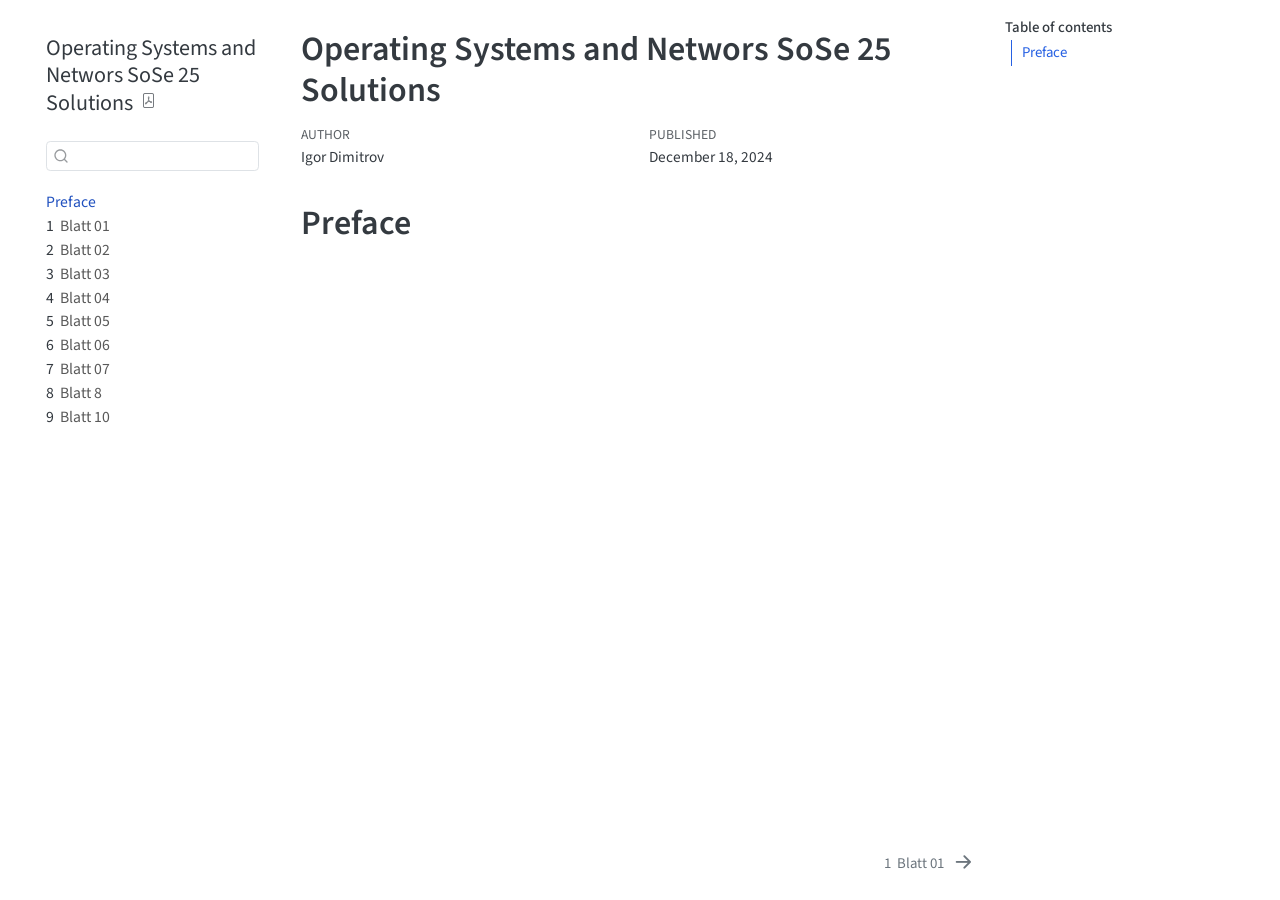
<file: index.html>
<!DOCTYPE html>
<html xmlns="http://www.w3.org/1999/xhtml" lang="en" xml:lang="en"><head>

<meta charset="utf-8">
<meta name="generator" content="quarto-1.7.32">

<meta name="viewport" content="width=device-width, initial-scale=1.0, user-scalable=yes">

<meta name="author" content="Igor Dimitrov">
<meta name="dcterms.date" content="2024-12-18">

<title>Operating Systems and Networs SoSe 25 Solutions</title>
<style>
code{white-space: pre-wrap;}
span.smallcaps{font-variant: small-caps;}
div.columns{display: flex; gap: min(4vw, 1.5em);}
div.column{flex: auto; overflow-x: auto;}
div.hanging-indent{margin-left: 1.5em; text-indent: -1.5em;}
ul.task-list{list-style: none;}
ul.task-list li input[type="checkbox"] {
  width: 0.8em;
  margin: 0 0.8em 0.2em -1em; /* quarto-specific, see https://github.com/quarto-dev/quarto-cli/issues/4556 */ 
  vertical-align: middle;
}
</style>


<script src="site_libs/quarto-nav/quarto-nav.js"></script>
<script src="site_libs/quarto-nav/headroom.min.js"></script>
<script src="site_libs/clipboard/clipboard.min.js"></script>
<script src="site_libs/quarto-search/autocomplete.umd.js"></script>
<script src="site_libs/quarto-search/fuse.min.js"></script>
<script src="site_libs/quarto-search/quarto-search.js"></script>
<meta name="quarto:offset" content="./">
<link href="./sh01/01.html" rel="next">
<script src="site_libs/quarto-html/quarto.js" type="module"></script>
<script src="site_libs/quarto-html/tabsets/tabsets.js" type="module"></script>
<script src="site_libs/quarto-html/popper.min.js"></script>
<script src="site_libs/quarto-html/tippy.umd.min.js"></script>
<script src="site_libs/quarto-html/anchor.min.js"></script>
<link href="site_libs/quarto-html/tippy.css" rel="stylesheet">
<link href="site_libs/quarto-html/quarto-syntax-highlighting-37eea08aefeeee20ff55810ff984fec1.css" rel="stylesheet" id="quarto-text-highlighting-styles">
<script src="site_libs/bootstrap/bootstrap.min.js"></script>
<link href="site_libs/bootstrap/bootstrap-icons.css" rel="stylesheet">
<link href="site_libs/bootstrap/bootstrap-bf132de45b538d253cd2e2da5fec6016.min.css" rel="stylesheet" append-hash="true" id="quarto-bootstrap" data-mode="light">
<script id="quarto-search-options" type="application/json">{
  "location": "sidebar",
  "copy-button": false,
  "collapse-after": 3,
  "panel-placement": "start",
  "type": "textbox",
  "limit": 50,
  "keyboard-shortcut": [
    "f",
    "/",
    "s"
  ],
  "show-item-context": false,
  "language": {
    "search-no-results-text": "No results",
    "search-matching-documents-text": "matching documents",
    "search-copy-link-title": "Copy link to search",
    "search-hide-matches-text": "Hide additional matches",
    "search-more-match-text": "more match in this document",
    "search-more-matches-text": "more matches in this document",
    "search-clear-button-title": "Clear",
    "search-text-placeholder": "",
    "search-detached-cancel-button-title": "Cancel",
    "search-submit-button-title": "Submit",
    "search-label": "Search"
  }
}</script>


</head>

<body class="nav-sidebar floating quarto-light">

<div id="quarto-search-results"></div>
  <header id="quarto-header" class="headroom fixed-top">
  <nav class="quarto-secondary-nav">
    <div class="container-fluid d-flex">
      <button type="button" class="quarto-btn-toggle btn" data-bs-toggle="collapse" role="button" data-bs-target=".quarto-sidebar-collapse-item" aria-controls="quarto-sidebar" aria-expanded="false" aria-label="Toggle sidebar navigation" onclick="if (window.quartoToggleHeadroom) { window.quartoToggleHeadroom(); }">
        <i class="bi bi-layout-text-sidebar-reverse"></i>
      </button>
        <nav class="quarto-page-breadcrumbs" aria-label="breadcrumb"><ol class="breadcrumb"><li class="breadcrumb-item"><a href="./index.html">Preface</a></li></ol></nav>
        <a class="flex-grow-1" role="navigation" data-bs-toggle="collapse" data-bs-target=".quarto-sidebar-collapse-item" aria-controls="quarto-sidebar" aria-expanded="false" aria-label="Toggle sidebar navigation" onclick="if (window.quartoToggleHeadroom) { window.quartoToggleHeadroom(); }">      
        </a>
      <button type="button" class="btn quarto-search-button" aria-label="Search" onclick="window.quartoOpenSearch();">
        <i class="bi bi-search"></i>
      </button>
    </div>
  </nav>
</header>
<!-- content -->
<div id="quarto-content" class="quarto-container page-columns page-rows-contents page-layout-article">
<!-- sidebar -->
  <nav id="quarto-sidebar" class="sidebar collapse collapse-horizontal quarto-sidebar-collapse-item sidebar-navigation floating overflow-auto">
    <div class="pt-lg-2 mt-2 text-left sidebar-header">
    <div class="sidebar-title mb-0 py-0">
      <a href="./">Operating Systems and Networs SoSe 25 Solutions</a> 
        <div class="sidebar-tools-main">
    <a href="./Operating-Systems-and-Networs-SoSe-25-Solutions.pdf" title="Download PDF" class="quarto-navigation-tool px-1" aria-label="Download PDF"><i class="bi bi-file-pdf"></i></a>
</div>
    </div>
      </div>
        <div class="mt-2 flex-shrink-0 align-items-center">
        <div class="sidebar-search">
        <div id="quarto-search" class="" title="Search"></div>
        </div>
        </div>
    <div class="sidebar-menu-container"> 
    <ul class="list-unstyled mt-1">
        <li class="sidebar-item">
  <div class="sidebar-item-container"> 
  <a href="./index.html" class="sidebar-item-text sidebar-link active">
 <span class="menu-text">Preface</span></a>
  </div>
</li>
        <li class="sidebar-item">
  <div class="sidebar-item-container"> 
  <a href="./sh01/01.html" class="sidebar-item-text sidebar-link">
 <span class="menu-text"><span class="chapter-number">1</span>&nbsp; <span class="chapter-title">Blatt 01</span></span></a>
  </div>
</li>
        <li class="sidebar-item">
  <div class="sidebar-item-container"> 
  <a href="./sh02/02.html" class="sidebar-item-text sidebar-link">
 <span class="menu-text"><span class="chapter-number">2</span>&nbsp; <span class="chapter-title">Blatt 02</span></span></a>
  </div>
</li>
        <li class="sidebar-item">
  <div class="sidebar-item-container"> 
  <a href="./sh03/03.html" class="sidebar-item-text sidebar-link">
 <span class="menu-text"><span class="chapter-number">3</span>&nbsp; <span class="chapter-title">Blatt 03</span></span></a>
  </div>
</li>
        <li class="sidebar-item">
  <div class="sidebar-item-container"> 
  <a href="./sh04/04.html" class="sidebar-item-text sidebar-link">
 <span class="menu-text"><span class="chapter-number">4</span>&nbsp; <span class="chapter-title">Blatt 04</span></span></a>
  </div>
</li>
        <li class="sidebar-item">
  <div class="sidebar-item-container"> 
  <a href="./sh05/05.html" class="sidebar-item-text sidebar-link">
 <span class="menu-text"><span class="chapter-number">5</span>&nbsp; <span class="chapter-title">Blatt 05</span></span></a>
  </div>
</li>
        <li class="sidebar-item">
  <div class="sidebar-item-container"> 
  <a href="./sh06/06.html" class="sidebar-item-text sidebar-link">
 <span class="menu-text"><span class="chapter-number">6</span>&nbsp; <span class="chapter-title">Blatt 06</span></span></a>
  </div>
</li>
        <li class="sidebar-item">
  <div class="sidebar-item-container"> 
  <a href="./sh07/07.html" class="sidebar-item-text sidebar-link">
 <span class="menu-text"><span class="chapter-number">7</span>&nbsp; <span class="chapter-title">Blatt 07</span></span></a>
  </div>
</li>
        <li class="sidebar-item">
  <div class="sidebar-item-container"> 
  <a href="./sh08/08.html" class="sidebar-item-text sidebar-link">
 <span class="menu-text"><span class="chapter-number">8</span>&nbsp; <span class="chapter-title">Blatt 8</span></span></a>
  </div>
</li>
        <li class="sidebar-item">
  <div class="sidebar-item-container"> 
  <a href="./sh10/10.html" class="sidebar-item-text sidebar-link">
 <span class="menu-text"><span class="chapter-number">9</span>&nbsp; <span class="chapter-title">Blatt 10</span></span></a>
  </div>
</li>
    </ul>
    </div>
</nav>
<div id="quarto-sidebar-glass" class="quarto-sidebar-collapse-item" data-bs-toggle="collapse" data-bs-target=".quarto-sidebar-collapse-item"></div>
<!-- margin-sidebar -->
    <div id="quarto-margin-sidebar" class="sidebar margin-sidebar">
        <nav id="TOC" role="doc-toc" class="toc-active">
    <h2 id="toc-title">Table of contents</h2>
   
  <ul>
  <li><a href="#preface" id="toc-preface" class="nav-link active" data-scroll-target="#preface">Preface</a></li>
  </ul>
</nav>
    </div>
<!-- main -->
<main class="content" id="quarto-document-content">

<header id="title-block-header" class="quarto-title-block default">
<div class="quarto-title">
<h1 class="title">Operating Systems and Networs SoSe 25 Solutions</h1>
</div>



<div class="quarto-title-meta">

    <div>
    <div class="quarto-title-meta-heading">Author</div>
    <div class="quarto-title-meta-contents">
             <p>Igor Dimitrov </p>
          </div>
  </div>
    
    <div>
    <div class="quarto-title-meta-heading">Published</div>
    <div class="quarto-title-meta-contents">
      <p class="date">December 18, 2024</p>
    </div>
  </div>
  
    
  </div>
  


</header>


<section id="preface" class="level1 unnumbered">
<h1 class="unnumbered">Preface</h1>


</section>

</main> <!-- /main -->
<script id="quarto-html-after-body" type="application/javascript">
  window.document.addEventListener("DOMContentLoaded", function (event) {
    const icon = "";
    const anchorJS = new window.AnchorJS();
    anchorJS.options = {
      placement: 'right',
      icon: icon
    };
    anchorJS.add('.anchored');
    const isCodeAnnotation = (el) => {
      for (const clz of el.classList) {
        if (clz.startsWith('code-annotation-')) {                     
          return true;
        }
      }
      return false;
    }
    const onCopySuccess = function(e) {
      // button target
      const button = e.trigger;
      // don't keep focus
      button.blur();
      // flash "checked"
      button.classList.add('code-copy-button-checked');
      var currentTitle = button.getAttribute("title");
      button.setAttribute("title", "Copied!");
      let tooltip;
      if (window.bootstrap) {
        button.setAttribute("data-bs-toggle", "tooltip");
        button.setAttribute("data-bs-placement", "left");
        button.setAttribute("data-bs-title", "Copied!");
        tooltip = new bootstrap.Tooltip(button, 
          { trigger: "manual", 
            customClass: "code-copy-button-tooltip",
            offset: [0, -8]});
        tooltip.show();    
      }
      setTimeout(function() {
        if (tooltip) {
          tooltip.hide();
          button.removeAttribute("data-bs-title");
          button.removeAttribute("data-bs-toggle");
          button.removeAttribute("data-bs-placement");
        }
        button.setAttribute("title", currentTitle);
        button.classList.remove('code-copy-button-checked');
      }, 1000);
      // clear code selection
      e.clearSelection();
    }
    const getTextToCopy = function(trigger) {
        const codeEl = trigger.previousElementSibling.cloneNode(true);
        for (const childEl of codeEl.children) {
          if (isCodeAnnotation(childEl)) {
            childEl.remove();
          }
        }
        return codeEl.innerText;
    }
    const clipboard = new window.ClipboardJS('.code-copy-button:not([data-in-quarto-modal])', {
      text: getTextToCopy
    });
    clipboard.on('success', onCopySuccess);
    if (window.document.getElementById('quarto-embedded-source-code-modal')) {
      const clipboardModal = new window.ClipboardJS('.code-copy-button[data-in-quarto-modal]', {
        text: getTextToCopy,
        container: window.document.getElementById('quarto-embedded-source-code-modal')
      });
      clipboardModal.on('success', onCopySuccess);
    }
      var localhostRegex = new RegExp(/^(?:http|https):\/\/localhost\:?[0-9]*\//);
      var mailtoRegex = new RegExp(/^mailto:/);
        var filterRegex = new RegExp('/' + window.location.host + '/');
      var isInternal = (href) => {
          return filterRegex.test(href) || localhostRegex.test(href) || mailtoRegex.test(href);
      }
      // Inspect non-navigation links and adorn them if external
     var links = window.document.querySelectorAll('a[href]:not(.nav-link):not(.navbar-brand):not(.toc-action):not(.sidebar-link):not(.sidebar-item-toggle):not(.pagination-link):not(.no-external):not([aria-hidden]):not(.dropdown-item):not(.quarto-navigation-tool):not(.about-link)');
      for (var i=0; i<links.length; i++) {
        const link = links[i];
        if (!isInternal(link.href)) {
          // undo the damage that might have been done by quarto-nav.js in the case of
          // links that we want to consider external
          if (link.dataset.originalHref !== undefined) {
            link.href = link.dataset.originalHref;
          }
        }
      }
    function tippyHover(el, contentFn, onTriggerFn, onUntriggerFn) {
      const config = {
        allowHTML: true,
        maxWidth: 500,
        delay: 100,
        arrow: false,
        appendTo: function(el) {
            return el.parentElement;
        },
        interactive: true,
        interactiveBorder: 10,
        theme: 'quarto',
        placement: 'bottom-start',
      };
      if (contentFn) {
        config.content = contentFn;
      }
      if (onTriggerFn) {
        config.onTrigger = onTriggerFn;
      }
      if (onUntriggerFn) {
        config.onUntrigger = onUntriggerFn;
      }
      window.tippy(el, config); 
    }
    const noterefs = window.document.querySelectorAll('a[role="doc-noteref"]');
    for (var i=0; i<noterefs.length; i++) {
      const ref = noterefs[i];
      tippyHover(ref, function() {
        // use id or data attribute instead here
        let href = ref.getAttribute('data-footnote-href') || ref.getAttribute('href');
        try { href = new URL(href).hash; } catch {}
        const id = href.replace(/^#\/?/, "");
        const note = window.document.getElementById(id);
        if (note) {
          return note.innerHTML;
        } else {
          return "";
        }
      });
    }
    const xrefs = window.document.querySelectorAll('a.quarto-xref');
    const processXRef = (id, note) => {
      // Strip column container classes
      const stripColumnClz = (el) => {
        el.classList.remove("page-full", "page-columns");
        if (el.children) {
          for (const child of el.children) {
            stripColumnClz(child);
          }
        }
      }
      stripColumnClz(note)
      if (id === null || id.startsWith('sec-')) {
        // Special case sections, only their first couple elements
        const container = document.createElement("div");
        if (note.children && note.children.length > 2) {
          container.appendChild(note.children[0].cloneNode(true));
          for (let i = 1; i < note.children.length; i++) {
            const child = note.children[i];
            if (child.tagName === "P" && child.innerText === "") {
              continue;
            } else {
              container.appendChild(child.cloneNode(true));
              break;
            }
          }
          if (window.Quarto?.typesetMath) {
            window.Quarto.typesetMath(container);
          }
          return container.innerHTML
        } else {
          if (window.Quarto?.typesetMath) {
            window.Quarto.typesetMath(note);
          }
          return note.innerHTML;
        }
      } else {
        // Remove any anchor links if they are present
        const anchorLink = note.querySelector('a.anchorjs-link');
        if (anchorLink) {
          anchorLink.remove();
        }
        if (window.Quarto?.typesetMath) {
          window.Quarto.typesetMath(note);
        }
        if (note.classList.contains("callout")) {
          return note.outerHTML;
        } else {
          return note.innerHTML;
        }
      }
    }
    for (var i=0; i<xrefs.length; i++) {
      const xref = xrefs[i];
      tippyHover(xref, undefined, function(instance) {
        instance.disable();
        let url = xref.getAttribute('href');
        let hash = undefined; 
        if (url.startsWith('#')) {
          hash = url;
        } else {
          try { hash = new URL(url).hash; } catch {}
        }
        if (hash) {
          const id = hash.replace(/^#\/?/, "");
          const note = window.document.getElementById(id);
          if (note !== null) {
            try {
              const html = processXRef(id, note.cloneNode(true));
              instance.setContent(html);
            } finally {
              instance.enable();
              instance.show();
            }
          } else {
            // See if we can fetch this
            fetch(url.split('#')[0])
            .then(res => res.text())
            .then(html => {
              const parser = new DOMParser();
              const htmlDoc = parser.parseFromString(html, "text/html");
              const note = htmlDoc.getElementById(id);
              if (note !== null) {
                const html = processXRef(id, note);
                instance.setContent(html);
              } 
            }).finally(() => {
              instance.enable();
              instance.show();
            });
          }
        } else {
          // See if we can fetch a full url (with no hash to target)
          // This is a special case and we should probably do some content thinning / targeting
          fetch(url)
          .then(res => res.text())
          .then(html => {
            const parser = new DOMParser();
            const htmlDoc = parser.parseFromString(html, "text/html");
            const note = htmlDoc.querySelector('main.content');
            if (note !== null) {
              // This should only happen for chapter cross references
              // (since there is no id in the URL)
              // remove the first header
              if (note.children.length > 0 && note.children[0].tagName === "HEADER") {
                note.children[0].remove();
              }
              const html = processXRef(null, note);
              instance.setContent(html);
            } 
          }).finally(() => {
            instance.enable();
            instance.show();
          });
        }
      }, function(instance) {
      });
    }
        let selectedAnnoteEl;
        const selectorForAnnotation = ( cell, annotation) => {
          let cellAttr = 'data-code-cell="' + cell + '"';
          let lineAttr = 'data-code-annotation="' +  annotation + '"';
          const selector = 'span[' + cellAttr + '][' + lineAttr + ']';
          return selector;
        }
        const selectCodeLines = (annoteEl) => {
          const doc = window.document;
          const targetCell = annoteEl.getAttribute("data-target-cell");
          const targetAnnotation = annoteEl.getAttribute("data-target-annotation");
          const annoteSpan = window.document.querySelector(selectorForAnnotation(targetCell, targetAnnotation));
          const lines = annoteSpan.getAttribute("data-code-lines").split(",");
          const lineIds = lines.map((line) => {
            return targetCell + "-" + line;
          })
          let top = null;
          let height = null;
          let parent = null;
          if (lineIds.length > 0) {
              //compute the position of the single el (top and bottom and make a div)
              const el = window.document.getElementById(lineIds[0]);
              top = el.offsetTop;
              height = el.offsetHeight;
              parent = el.parentElement.parentElement;
            if (lineIds.length > 1) {
              const lastEl = window.document.getElementById(lineIds[lineIds.length - 1]);
              const bottom = lastEl.offsetTop + lastEl.offsetHeight;
              height = bottom - top;
            }
            if (top !== null && height !== null && parent !== null) {
              // cook up a div (if necessary) and position it 
              let div = window.document.getElementById("code-annotation-line-highlight");
              if (div === null) {
                div = window.document.createElement("div");
                div.setAttribute("id", "code-annotation-line-highlight");
                div.style.position = 'absolute';
                parent.appendChild(div);
              }
              div.style.top = top - 2 + "px";
              div.style.height = height + 4 + "px";
              div.style.left = 0;
              let gutterDiv = window.document.getElementById("code-annotation-line-highlight-gutter");
              if (gutterDiv === null) {
                gutterDiv = window.document.createElement("div");
                gutterDiv.setAttribute("id", "code-annotation-line-highlight-gutter");
                gutterDiv.style.position = 'absolute';
                const codeCell = window.document.getElementById(targetCell);
                const gutter = codeCell.querySelector('.code-annotation-gutter');
                gutter.appendChild(gutterDiv);
              }
              gutterDiv.style.top = top - 2 + "px";
              gutterDiv.style.height = height + 4 + "px";
            }
            selectedAnnoteEl = annoteEl;
          }
        };
        const unselectCodeLines = () => {
          const elementsIds = ["code-annotation-line-highlight", "code-annotation-line-highlight-gutter"];
          elementsIds.forEach((elId) => {
            const div = window.document.getElementById(elId);
            if (div) {
              div.remove();
            }
          });
          selectedAnnoteEl = undefined;
        };
          // Handle positioning of the toggle
      window.addEventListener(
        "resize",
        throttle(() => {
          elRect = undefined;
          if (selectedAnnoteEl) {
            selectCodeLines(selectedAnnoteEl);
          }
        }, 10)
      );
      function throttle(fn, ms) {
      let throttle = false;
      let timer;
        return (...args) => {
          if(!throttle) { // first call gets through
              fn.apply(this, args);
              throttle = true;
          } else { // all the others get throttled
              if(timer) clearTimeout(timer); // cancel #2
              timer = setTimeout(() => {
                fn.apply(this, args);
                timer = throttle = false;
              }, ms);
          }
        };
      }
        // Attach click handler to the DT
        const annoteDls = window.document.querySelectorAll('dt[data-target-cell]');
        for (const annoteDlNode of annoteDls) {
          annoteDlNode.addEventListener('click', (event) => {
            const clickedEl = event.target;
            if (clickedEl !== selectedAnnoteEl) {
              unselectCodeLines();
              const activeEl = window.document.querySelector('dt[data-target-cell].code-annotation-active');
              if (activeEl) {
                activeEl.classList.remove('code-annotation-active');
              }
              selectCodeLines(clickedEl);
              clickedEl.classList.add('code-annotation-active');
            } else {
              // Unselect the line
              unselectCodeLines();
              clickedEl.classList.remove('code-annotation-active');
            }
          });
        }
    const findCites = (el) => {
      const parentEl = el.parentElement;
      if (parentEl) {
        const cites = parentEl.dataset.cites;
        if (cites) {
          return {
            el,
            cites: cites.split(' ')
          };
        } else {
          return findCites(el.parentElement)
        }
      } else {
        return undefined;
      }
    };
    var bibliorefs = window.document.querySelectorAll('a[role="doc-biblioref"]');
    for (var i=0; i<bibliorefs.length; i++) {
      const ref = bibliorefs[i];
      const citeInfo = findCites(ref);
      if (citeInfo) {
        tippyHover(citeInfo.el, function() {
          var popup = window.document.createElement('div');
          citeInfo.cites.forEach(function(cite) {
            var citeDiv = window.document.createElement('div');
            citeDiv.classList.add('hanging-indent');
            citeDiv.classList.add('csl-entry');
            var biblioDiv = window.document.getElementById('ref-' + cite);
            if (biblioDiv) {
              citeDiv.innerHTML = biblioDiv.innerHTML;
            }
            popup.appendChild(citeDiv);
          });
          return popup.innerHTML;
        });
      }
    }
  });
  </script>
<nav class="page-navigation">
  <div class="nav-page nav-page-previous">
  </div>
  <div class="nav-page nav-page-next">
      <a href="./sh01/01.html" class="pagination-link" aria-label="Blatt 01">
        <span class="nav-page-text"><span class="chapter-number">1</span>&nbsp; <span class="chapter-title">Blatt 01</span></span> <i class="bi bi-arrow-right-short"></i>
      </a>
  </div>
</nav>
</div> <!-- /content -->




</body></html>
</file>
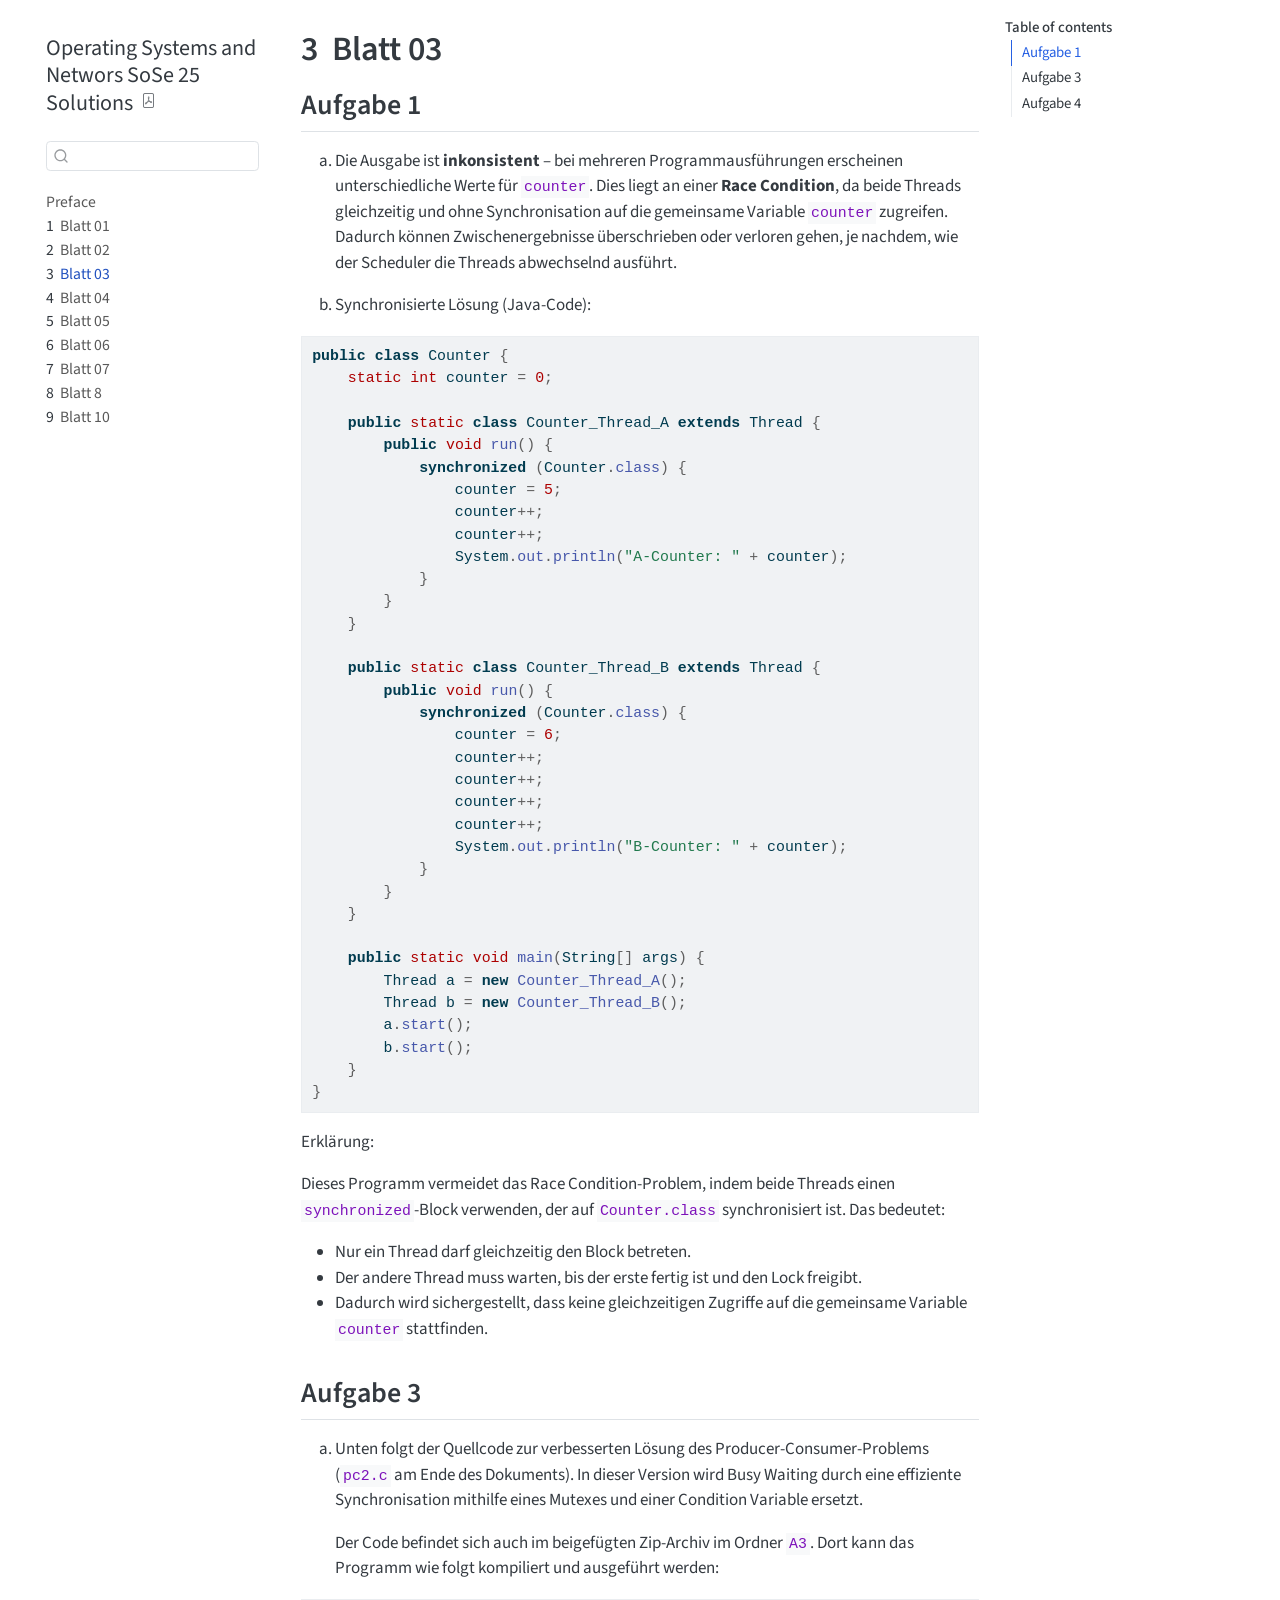
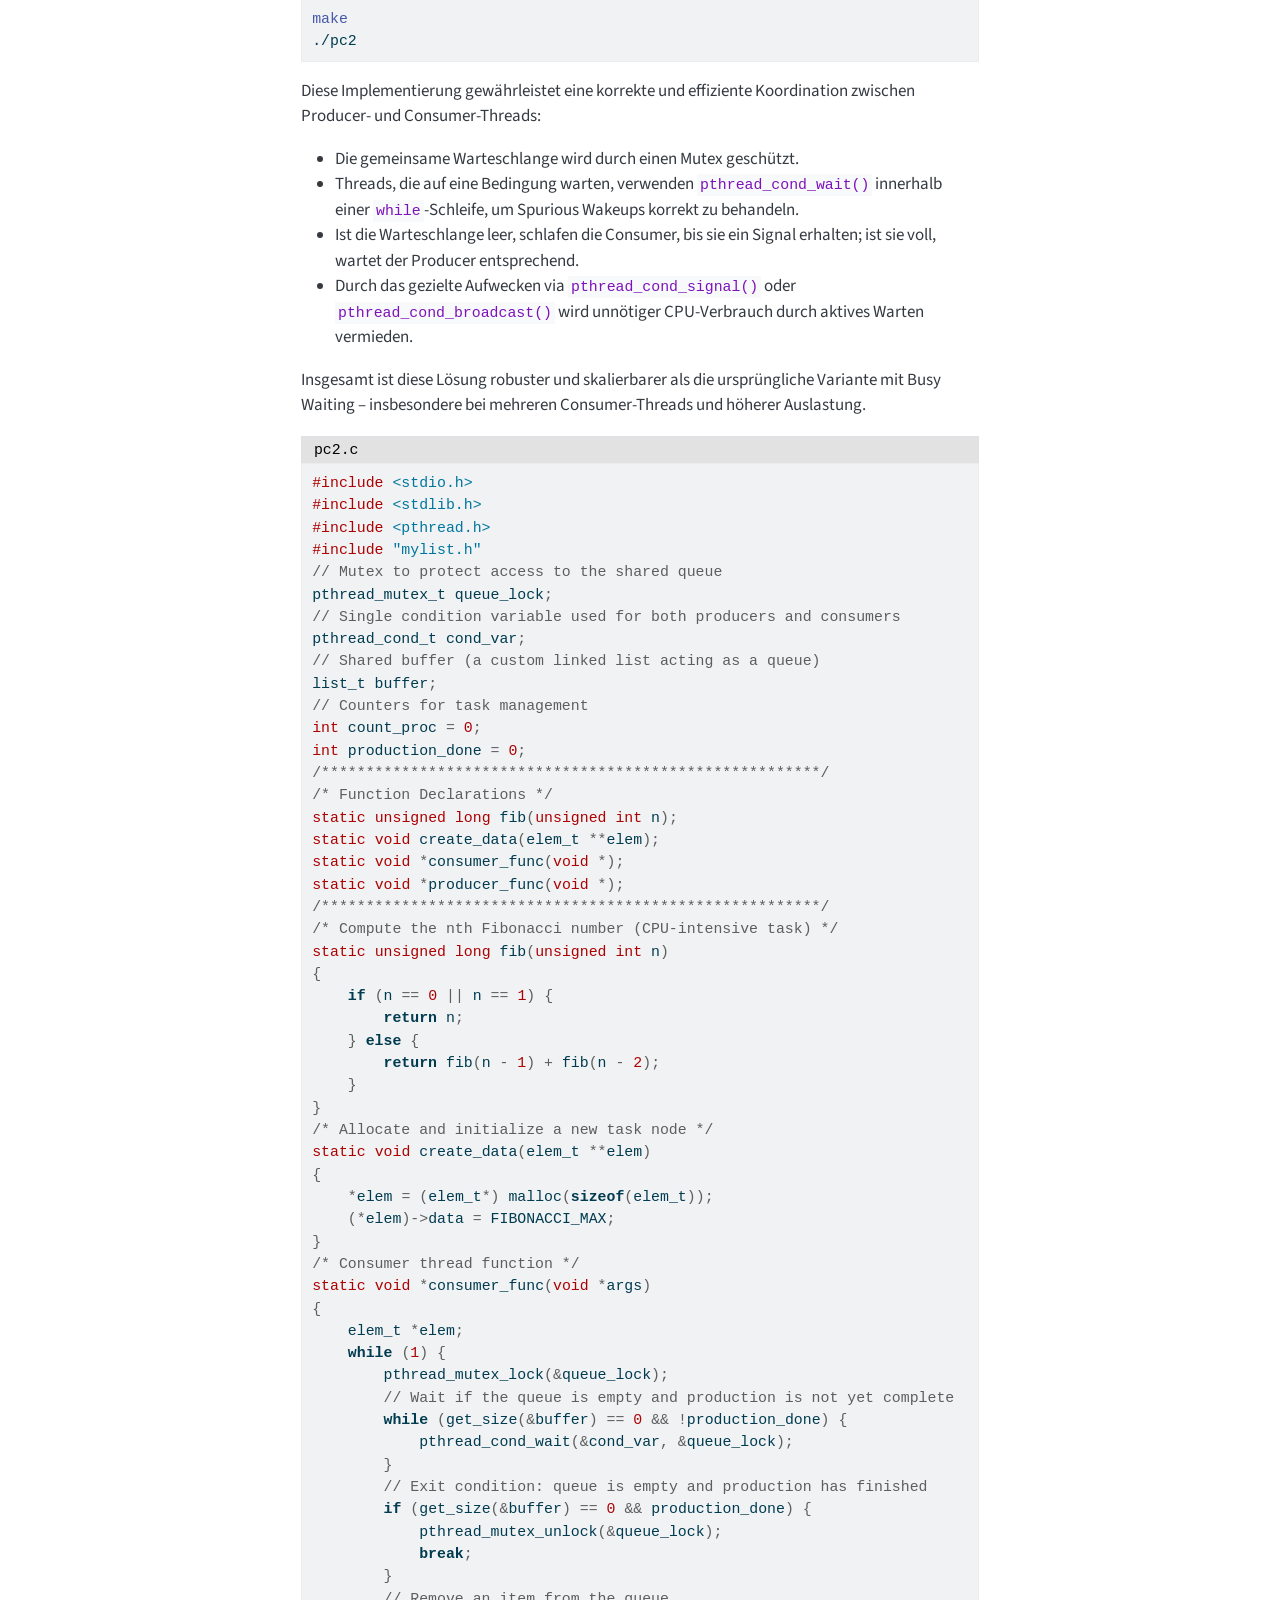
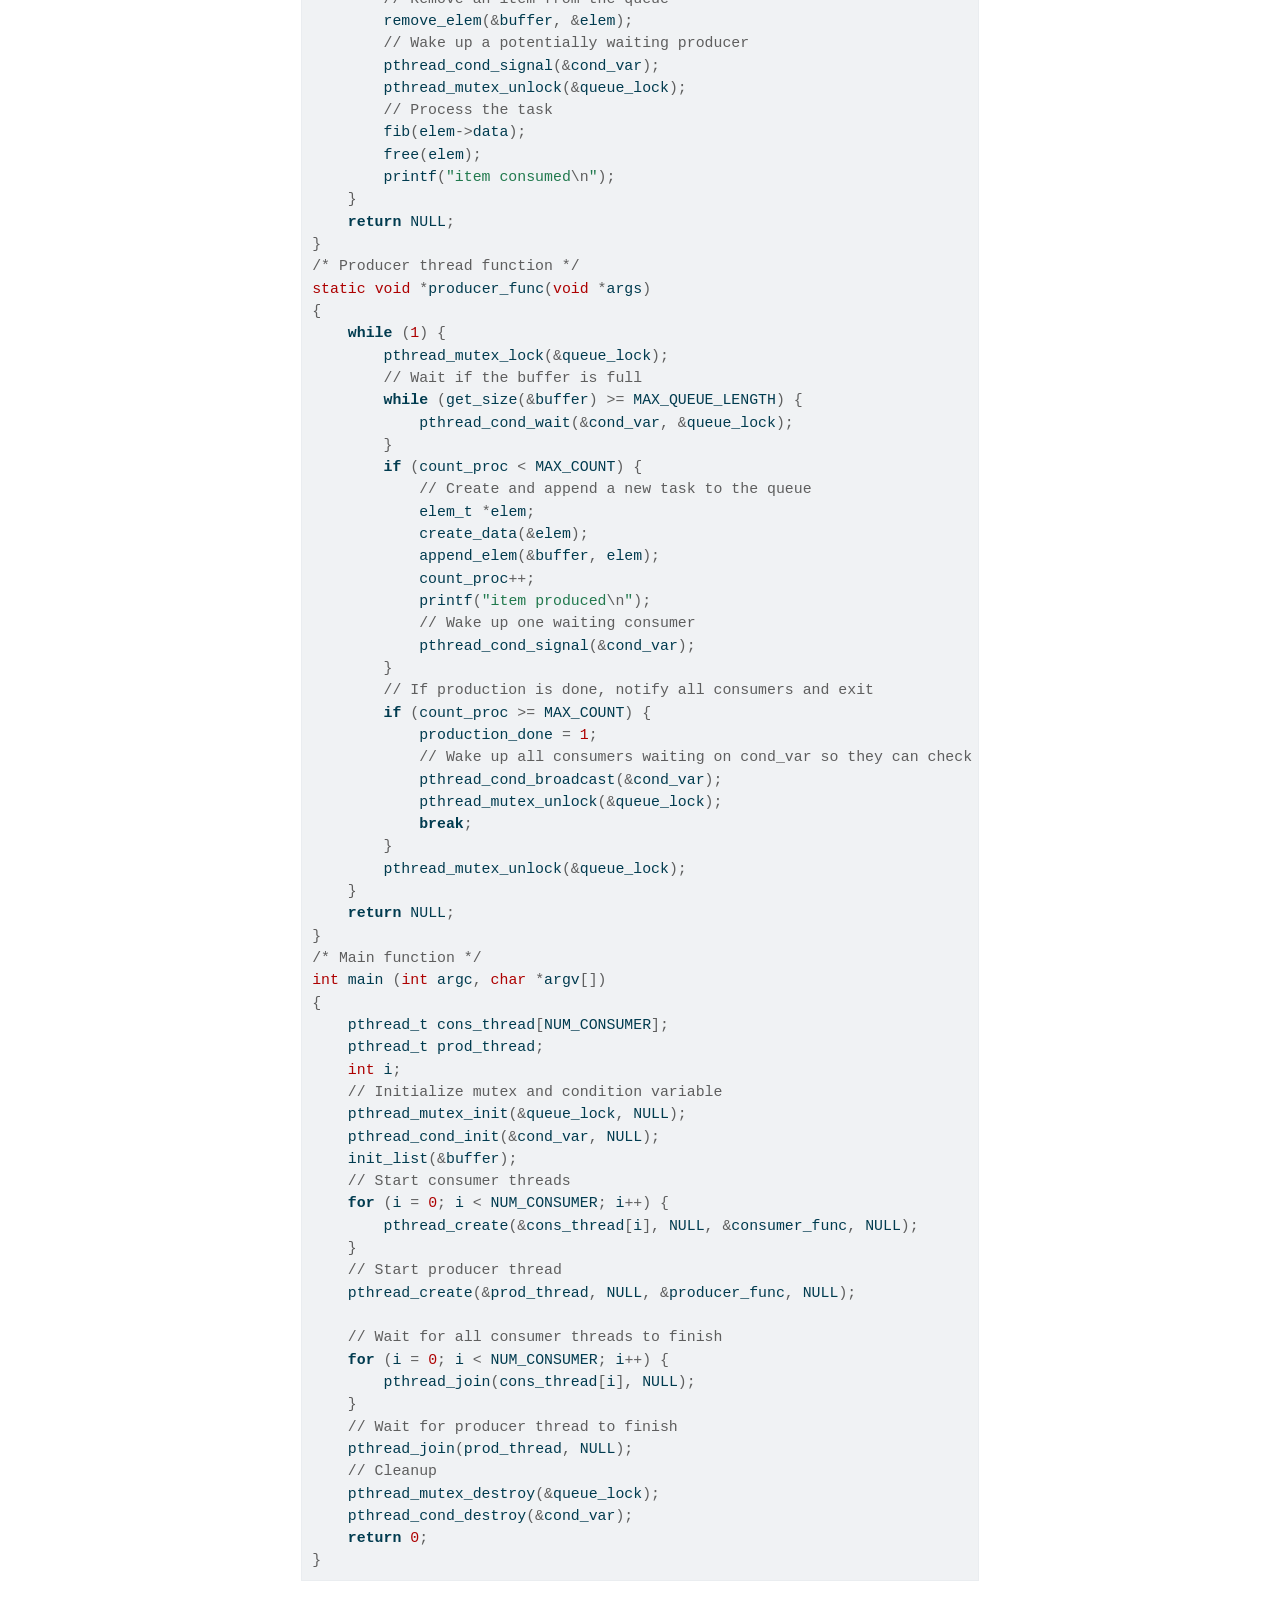
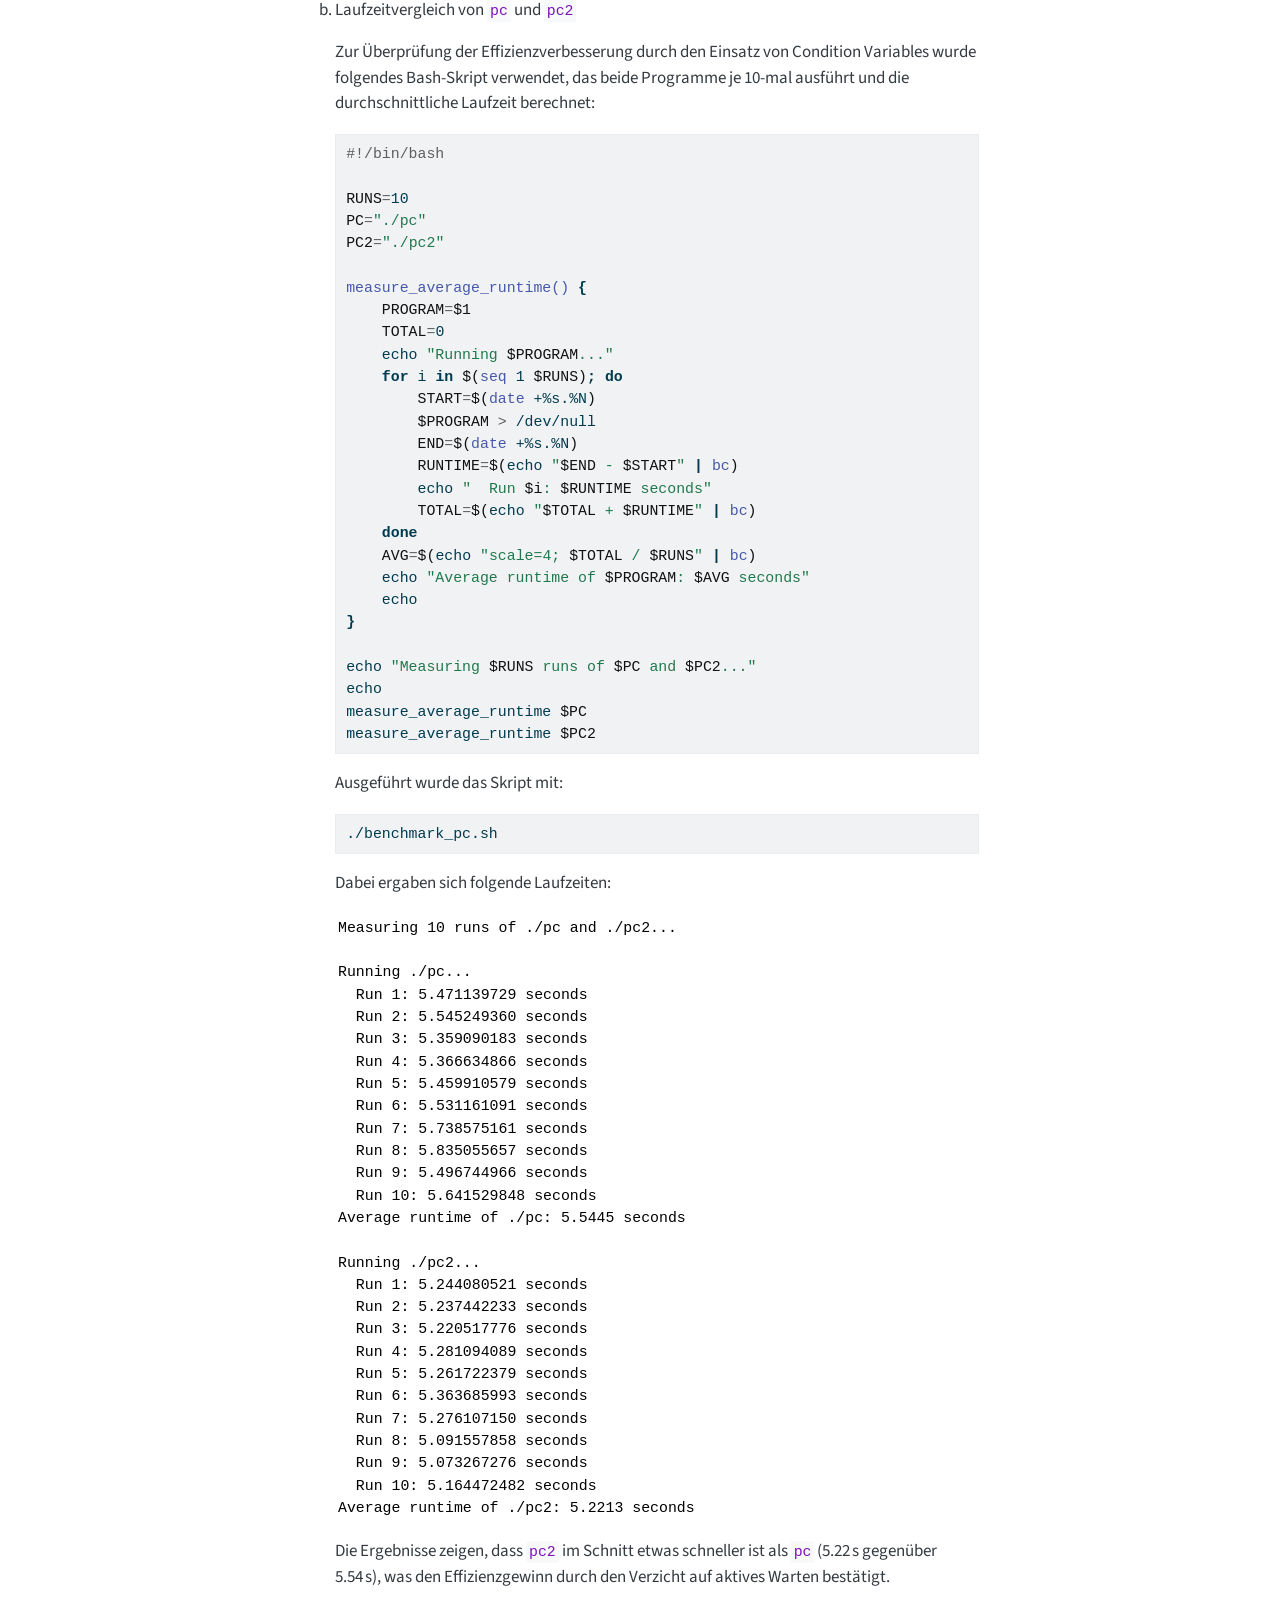
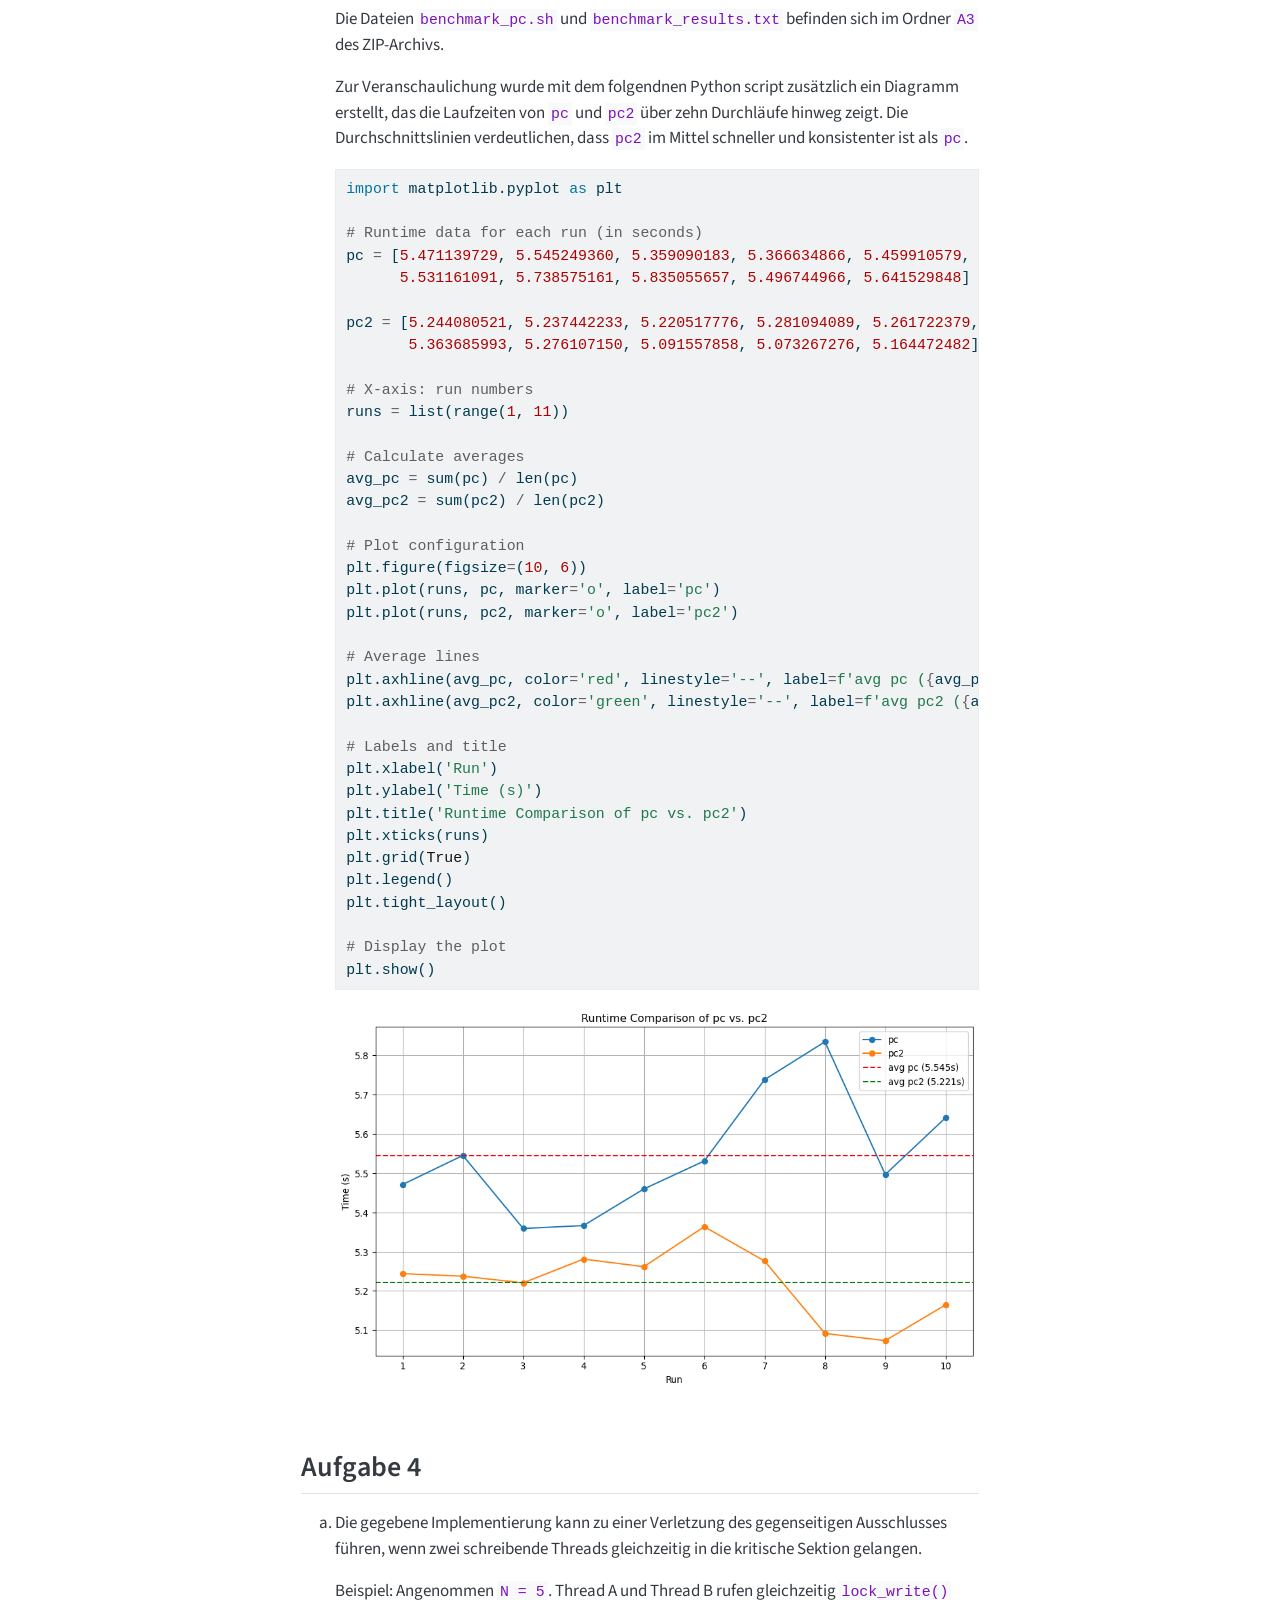
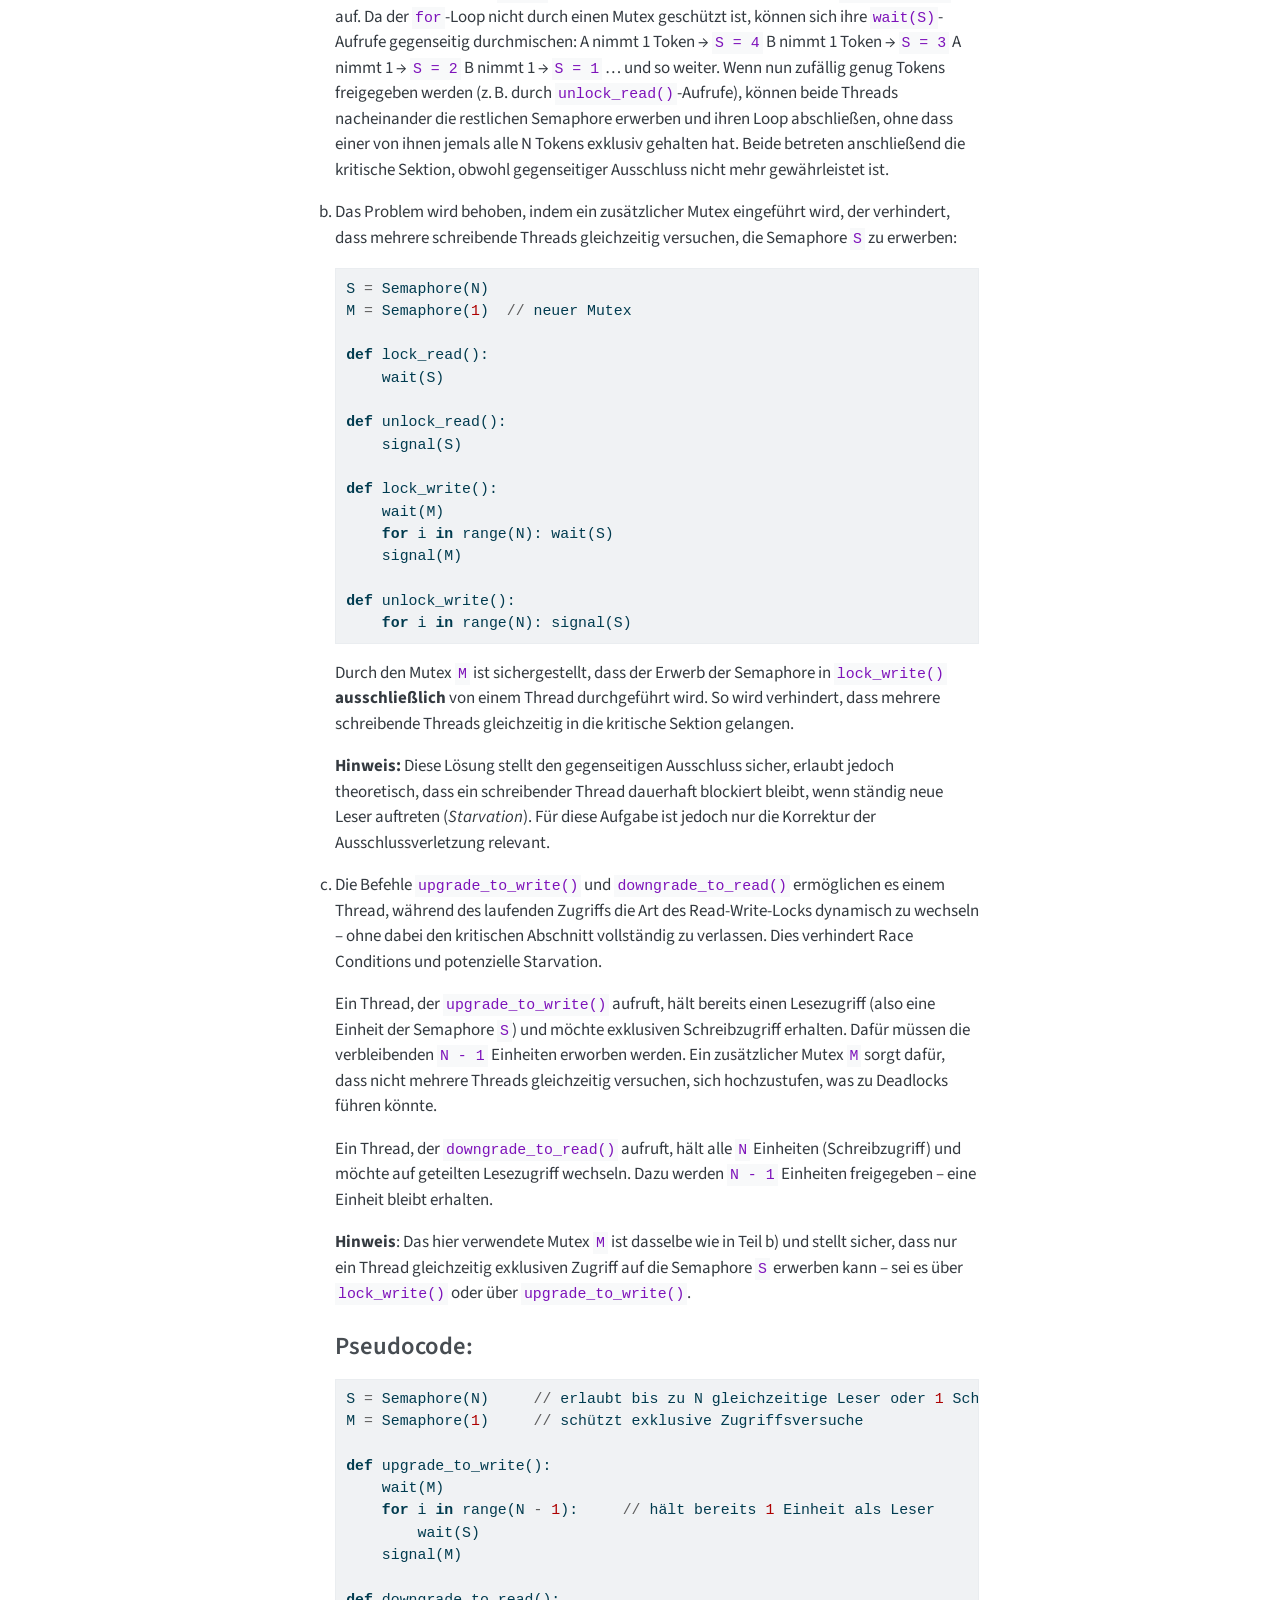
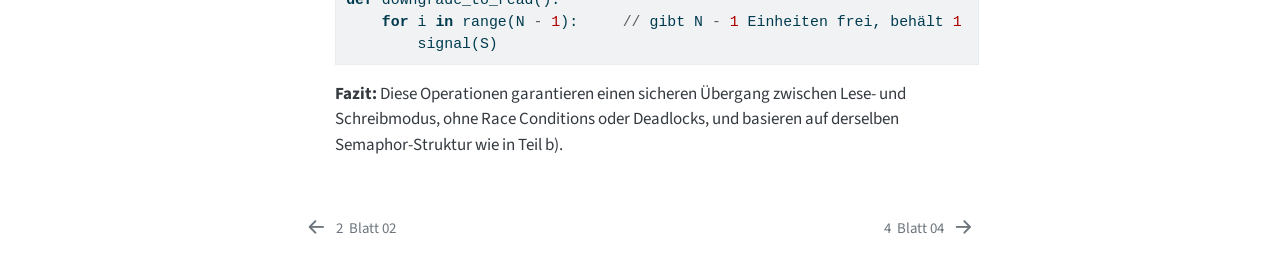
<file: sh03/03.html>
<!DOCTYPE html>
<html xmlns="http://www.w3.org/1999/xhtml" lang="en" xml:lang="en"><head>

<meta charset="utf-8">
<meta name="generator" content="quarto-1.7.32">

<meta name="viewport" content="width=device-width, initial-scale=1.0, user-scalable=yes">


<title>3&nbsp; Blatt 03 – Operating Systems and Networs SoSe 25 Solutions</title>
<style>
code{white-space: pre-wrap;}
span.smallcaps{font-variant: small-caps;}
div.columns{display: flex; gap: min(4vw, 1.5em);}
div.column{flex: auto; overflow-x: auto;}
div.hanging-indent{margin-left: 1.5em; text-indent: -1.5em;}
ul.task-list{list-style: none;}
ul.task-list li input[type="checkbox"] {
  width: 0.8em;
  margin: 0 0.8em 0.2em -1em; /* quarto-specific, see https://github.com/quarto-dev/quarto-cli/issues/4556 */ 
  vertical-align: middle;
}
/* CSS for syntax highlighting */
html { -webkit-text-size-adjust: 100%; }
pre > code.sourceCode { white-space: pre; position: relative; }
pre > code.sourceCode > span { display: inline-block; line-height: 1.25; }
pre > code.sourceCode > span:empty { height: 1.2em; }
.sourceCode { overflow: visible; }
code.sourceCode > span { color: inherit; text-decoration: inherit; }
div.sourceCode { margin: 1em 0; }
pre.sourceCode { margin: 0; }
@media screen {
div.sourceCode { overflow: auto; }
}
@media print {
pre > code.sourceCode { white-space: pre-wrap; }
pre > code.sourceCode > span { text-indent: -5em; padding-left: 5em; }
}
pre.numberSource code
  { counter-reset: source-line 0; }
pre.numberSource code > span
  { position: relative; left: -4em; counter-increment: source-line; }
pre.numberSource code > span > a:first-child::before
  { content: counter(source-line);
    position: relative; left: -1em; text-align: right; vertical-align: baseline;
    border: none; display: inline-block;
    -webkit-touch-callout: none; -webkit-user-select: none;
    -khtml-user-select: none; -moz-user-select: none;
    -ms-user-select: none; user-select: none;
    padding: 0 4px; width: 4em;
  }
pre.numberSource { margin-left: 3em;  padding-left: 4px; }
div.sourceCode
  {   }
@media screen {
pre > code.sourceCode > span > a:first-child::before { text-decoration: underline; }
}
</style>


<script src="../site_libs/quarto-nav/quarto-nav.js"></script>
<script src="../site_libs/quarto-nav/headroom.min.js"></script>
<script src="../site_libs/clipboard/clipboard.min.js"></script>
<script src="../site_libs/quarto-search/autocomplete.umd.js"></script>
<script src="../site_libs/quarto-search/fuse.min.js"></script>
<script src="../site_libs/quarto-search/quarto-search.js"></script>
<meta name="quarto:offset" content="../">
<link href="../sh04/04.html" rel="next">
<link href="../sh02/02.html" rel="prev">
<script src="../site_libs/quarto-html/quarto.js" type="module"></script>
<script src="../site_libs/quarto-html/tabsets/tabsets.js" type="module"></script>
<script src="../site_libs/quarto-html/popper.min.js"></script>
<script src="../site_libs/quarto-html/tippy.umd.min.js"></script>
<script src="../site_libs/quarto-html/anchor.min.js"></script>
<link href="../site_libs/quarto-html/tippy.css" rel="stylesheet">
<link href="../site_libs/quarto-html/quarto-syntax-highlighting-37eea08aefeeee20ff55810ff984fec1.css" rel="stylesheet" id="quarto-text-highlighting-styles">
<script src="../site_libs/bootstrap/bootstrap.min.js"></script>
<link href="../site_libs/bootstrap/bootstrap-icons.css" rel="stylesheet">
<link href="../site_libs/bootstrap/bootstrap-bf132de45b538d253cd2e2da5fec6016.min.css" rel="stylesheet" append-hash="true" id="quarto-bootstrap" data-mode="light">
<script id="quarto-search-options" type="application/json">{
  "location": "sidebar",
  "copy-button": false,
  "collapse-after": 3,
  "panel-placement": "start",
  "type": "textbox",
  "limit": 50,
  "keyboard-shortcut": [
    "f",
    "/",
    "s"
  ],
  "show-item-context": false,
  "language": {
    "search-no-results-text": "No results",
    "search-matching-documents-text": "matching documents",
    "search-copy-link-title": "Copy link to search",
    "search-hide-matches-text": "Hide additional matches",
    "search-more-match-text": "more match in this document",
    "search-more-matches-text": "more matches in this document",
    "search-clear-button-title": "Clear",
    "search-text-placeholder": "",
    "search-detached-cancel-button-title": "Cancel",
    "search-submit-button-title": "Submit",
    "search-label": "Search"
  }
}</script>


</head>

<body class="nav-sidebar floating quarto-light">

<div id="quarto-search-results"></div>
  <header id="quarto-header" class="headroom fixed-top">
  <nav class="quarto-secondary-nav">
    <div class="container-fluid d-flex">
      <button type="button" class="quarto-btn-toggle btn" data-bs-toggle="collapse" role="button" data-bs-target=".quarto-sidebar-collapse-item" aria-controls="quarto-sidebar" aria-expanded="false" aria-label="Toggle sidebar navigation" onclick="if (window.quartoToggleHeadroom) { window.quartoToggleHeadroom(); }">
        <i class="bi bi-layout-text-sidebar-reverse"></i>
      </button>
        <nav class="quarto-page-breadcrumbs" aria-label="breadcrumb"><ol class="breadcrumb"><li class="breadcrumb-item"><a href="../sh03/03.html"><span class="chapter-number">3</span>&nbsp; <span class="chapter-title">Blatt 03</span></a></li></ol></nav>
        <a class="flex-grow-1" role="navigation" data-bs-toggle="collapse" data-bs-target=".quarto-sidebar-collapse-item" aria-controls="quarto-sidebar" aria-expanded="false" aria-label="Toggle sidebar navigation" onclick="if (window.quartoToggleHeadroom) { window.quartoToggleHeadroom(); }">      
        </a>
      <button type="button" class="btn quarto-search-button" aria-label="Search" onclick="window.quartoOpenSearch();">
        <i class="bi bi-search"></i>
      </button>
    </div>
  </nav>
</header>
<!-- content -->
<div id="quarto-content" class="quarto-container page-columns page-rows-contents page-layout-article">
<!-- sidebar -->
  <nav id="quarto-sidebar" class="sidebar collapse collapse-horizontal quarto-sidebar-collapse-item sidebar-navigation floating overflow-auto">
    <div class="pt-lg-2 mt-2 text-left sidebar-header">
    <div class="sidebar-title mb-0 py-0">
      <a href="../">Operating Systems and Networs SoSe 25 Solutions</a> 
        <div class="sidebar-tools-main">
    <a href="../Operating-Systems-and-Networs-SoSe-25-Solutions.pdf" title="Download PDF" class="quarto-navigation-tool px-1" aria-label="Download PDF"><i class="bi bi-file-pdf"></i></a>
</div>
    </div>
      </div>
        <div class="mt-2 flex-shrink-0 align-items-center">
        <div class="sidebar-search">
        <div id="quarto-search" class="" title="Search"></div>
        </div>
        </div>
    <div class="sidebar-menu-container"> 
    <ul class="list-unstyled mt-1">
        <li class="sidebar-item">
  <div class="sidebar-item-container"> 
  <a href="../index.html" class="sidebar-item-text sidebar-link">
 <span class="menu-text">Preface</span></a>
  </div>
</li>
        <li class="sidebar-item">
  <div class="sidebar-item-container"> 
  <a href="../sh01/01.html" class="sidebar-item-text sidebar-link">
 <span class="menu-text"><span class="chapter-number">1</span>&nbsp; <span class="chapter-title">Blatt 01</span></span></a>
  </div>
</li>
        <li class="sidebar-item">
  <div class="sidebar-item-container"> 
  <a href="../sh02/02.html" class="sidebar-item-text sidebar-link">
 <span class="menu-text"><span class="chapter-number">2</span>&nbsp; <span class="chapter-title">Blatt 02</span></span></a>
  </div>
</li>
        <li class="sidebar-item">
  <div class="sidebar-item-container"> 
  <a href="../sh03/03.html" class="sidebar-item-text sidebar-link active">
 <span class="menu-text"><span class="chapter-number">3</span>&nbsp; <span class="chapter-title">Blatt 03</span></span></a>
  </div>
</li>
        <li class="sidebar-item">
  <div class="sidebar-item-container"> 
  <a href="../sh04/04.html" class="sidebar-item-text sidebar-link">
 <span class="menu-text"><span class="chapter-number">4</span>&nbsp; <span class="chapter-title">Blatt 04</span></span></a>
  </div>
</li>
        <li class="sidebar-item">
  <div class="sidebar-item-container"> 
  <a href="../sh05/05.html" class="sidebar-item-text sidebar-link">
 <span class="menu-text"><span class="chapter-number">5</span>&nbsp; <span class="chapter-title">Blatt 05</span></span></a>
  </div>
</li>
        <li class="sidebar-item">
  <div class="sidebar-item-container"> 
  <a href="../sh06/06.html" class="sidebar-item-text sidebar-link">
 <span class="menu-text"><span class="chapter-number">6</span>&nbsp; <span class="chapter-title">Blatt 06</span></span></a>
  </div>
</li>
        <li class="sidebar-item">
  <div class="sidebar-item-container"> 
  <a href="../sh07/07.html" class="sidebar-item-text sidebar-link">
 <span class="menu-text"><span class="chapter-number">7</span>&nbsp; <span class="chapter-title">Blatt 07</span></span></a>
  </div>
</li>
        <li class="sidebar-item">
  <div class="sidebar-item-container"> 
  <a href="../sh08/08.html" class="sidebar-item-text sidebar-link">
 <span class="menu-text"><span class="chapter-number">8</span>&nbsp; <span class="chapter-title">Blatt 8</span></span></a>
  </div>
</li>
        <li class="sidebar-item">
  <div class="sidebar-item-container"> 
  <a href="../sh10/10.html" class="sidebar-item-text sidebar-link">
 <span class="menu-text"><span class="chapter-number">9</span>&nbsp; <span class="chapter-title">Blatt 10</span></span></a>
  </div>
</li>
    </ul>
    </div>
</nav>
<div id="quarto-sidebar-glass" class="quarto-sidebar-collapse-item" data-bs-toggle="collapse" data-bs-target=".quarto-sidebar-collapse-item"></div>
<!-- margin-sidebar -->
    <div id="quarto-margin-sidebar" class="sidebar margin-sidebar">
        <nav id="TOC" role="doc-toc" class="toc-active">
    <h2 id="toc-title">Table of contents</h2>
   
  <ul>
  <li><a href="#aufgabe-1" id="toc-aufgabe-1" class="nav-link active" data-scroll-target="#aufgabe-1">Aufgabe 1</a></li>
  <li><a href="#aufgabe-3" id="toc-aufgabe-3" class="nav-link" data-scroll-target="#aufgabe-3">Aufgabe 3</a></li>
  <li><a href="#aufgabe-4" id="toc-aufgabe-4" class="nav-link" data-scroll-target="#aufgabe-4">Aufgabe 4</a></li>
  </ul>
</nav>
    </div>
<!-- main -->
<main class="content" id="quarto-document-content">

<header id="title-block-header" class="quarto-title-block default">
<div class="quarto-title">
<h1 class="title"><span class="chapter-number">3</span>&nbsp; <span class="chapter-title">Blatt 03</span></h1>
</div>



<div class="quarto-title-meta">

    
  
    
  </div>
  


</header>


<section id="aufgabe-1" class="level2">
<h2 class="anchored" data-anchor-id="aufgabe-1">Aufgabe 1</h2>
<ol type="a">
<li><p>Die Ausgabe ist <strong>inkonsistent</strong> – bei mehreren Programmausführungen erscheinen unterschiedliche Werte für <code>counter</code>. Dies liegt an einer <strong>Race Condition</strong>, da beide Threads gleichzeitig und ohne Synchronisation auf die gemeinsame Variable <code>counter</code> zugreifen. Dadurch können Zwischenergebnisse überschrieben oder verloren gehen, je nachdem, wie der Scheduler die Threads abwechselnd ausführt.</p></li>
<li><p>Synchronisierte Lösung (Java-Code):</p></li>
</ol>
<div class="sourceCode" id="cb1"><pre class="sourceCode java code-with-copy"><code class="sourceCode java"><span id="cb1-1"><a href="#cb1-1" aria-hidden="true" tabindex="-1"></a><span class="kw">public</span> <span class="kw">class</span> Counter <span class="op">{</span></span>
<span id="cb1-2"><a href="#cb1-2" aria-hidden="true" tabindex="-1"></a>    <span class="dt">static</span> <span class="dt">int</span> counter <span class="op">=</span> <span class="dv">0</span><span class="op">;</span></span>
<span id="cb1-3"><a href="#cb1-3" aria-hidden="true" tabindex="-1"></a></span>
<span id="cb1-4"><a href="#cb1-4" aria-hidden="true" tabindex="-1"></a>    <span class="kw">public</span> <span class="dt">static</span> <span class="kw">class</span> Counter_Thread_A <span class="kw">extends</span> <span class="bu">Thread</span> <span class="op">{</span></span>
<span id="cb1-5"><a href="#cb1-5" aria-hidden="true" tabindex="-1"></a>        <span class="kw">public</span> <span class="dt">void</span> <span class="fu">run</span><span class="op">()</span> <span class="op">{</span></span>
<span id="cb1-6"><a href="#cb1-6" aria-hidden="true" tabindex="-1"></a>            <span class="kw">synchronized</span> <span class="op">(</span>Counter<span class="op">.</span><span class="fu">class</span><span class="op">)</span> <span class="op">{</span></span>
<span id="cb1-7"><a href="#cb1-7" aria-hidden="true" tabindex="-1"></a>                counter <span class="op">=</span> <span class="dv">5</span><span class="op">;</span></span>
<span id="cb1-8"><a href="#cb1-8" aria-hidden="true" tabindex="-1"></a>                counter<span class="op">++;</span></span>
<span id="cb1-9"><a href="#cb1-9" aria-hidden="true" tabindex="-1"></a>                counter<span class="op">++;</span></span>
<span id="cb1-10"><a href="#cb1-10" aria-hidden="true" tabindex="-1"></a>                <span class="bu">System</span><span class="op">.</span><span class="fu">out</span><span class="op">.</span><span class="fu">println</span><span class="op">(</span><span class="st">"A-Counter: "</span> <span class="op">+</span> counter<span class="op">);</span></span>
<span id="cb1-11"><a href="#cb1-11" aria-hidden="true" tabindex="-1"></a>            <span class="op">}</span></span>
<span id="cb1-12"><a href="#cb1-12" aria-hidden="true" tabindex="-1"></a>        <span class="op">}</span></span>
<span id="cb1-13"><a href="#cb1-13" aria-hidden="true" tabindex="-1"></a>    <span class="op">}</span></span>
<span id="cb1-14"><a href="#cb1-14" aria-hidden="true" tabindex="-1"></a></span>
<span id="cb1-15"><a href="#cb1-15" aria-hidden="true" tabindex="-1"></a>    <span class="kw">public</span> <span class="dt">static</span> <span class="kw">class</span> Counter_Thread_B <span class="kw">extends</span> <span class="bu">Thread</span> <span class="op">{</span></span>
<span id="cb1-16"><a href="#cb1-16" aria-hidden="true" tabindex="-1"></a>        <span class="kw">public</span> <span class="dt">void</span> <span class="fu">run</span><span class="op">()</span> <span class="op">{</span></span>
<span id="cb1-17"><a href="#cb1-17" aria-hidden="true" tabindex="-1"></a>            <span class="kw">synchronized</span> <span class="op">(</span>Counter<span class="op">.</span><span class="fu">class</span><span class="op">)</span> <span class="op">{</span></span>
<span id="cb1-18"><a href="#cb1-18" aria-hidden="true" tabindex="-1"></a>                counter <span class="op">=</span> <span class="dv">6</span><span class="op">;</span></span>
<span id="cb1-19"><a href="#cb1-19" aria-hidden="true" tabindex="-1"></a>                counter<span class="op">++;</span></span>
<span id="cb1-20"><a href="#cb1-20" aria-hidden="true" tabindex="-1"></a>                counter<span class="op">++;</span></span>
<span id="cb1-21"><a href="#cb1-21" aria-hidden="true" tabindex="-1"></a>                counter<span class="op">++;</span></span>
<span id="cb1-22"><a href="#cb1-22" aria-hidden="true" tabindex="-1"></a>                counter<span class="op">++;</span></span>
<span id="cb1-23"><a href="#cb1-23" aria-hidden="true" tabindex="-1"></a>                <span class="bu">System</span><span class="op">.</span><span class="fu">out</span><span class="op">.</span><span class="fu">println</span><span class="op">(</span><span class="st">"B-Counter: "</span> <span class="op">+</span> counter<span class="op">);</span></span>
<span id="cb1-24"><a href="#cb1-24" aria-hidden="true" tabindex="-1"></a>            <span class="op">}</span></span>
<span id="cb1-25"><a href="#cb1-25" aria-hidden="true" tabindex="-1"></a>        <span class="op">}</span></span>
<span id="cb1-26"><a href="#cb1-26" aria-hidden="true" tabindex="-1"></a>    <span class="op">}</span></span>
<span id="cb1-27"><a href="#cb1-27" aria-hidden="true" tabindex="-1"></a></span>
<span id="cb1-28"><a href="#cb1-28" aria-hidden="true" tabindex="-1"></a>    <span class="kw">public</span> <span class="dt">static</span> <span class="dt">void</span> <span class="fu">main</span><span class="op">(</span><span class="bu">String</span><span class="op">[]</span> args<span class="op">)</span> <span class="op">{</span></span>
<span id="cb1-29"><a href="#cb1-29" aria-hidden="true" tabindex="-1"></a>        <span class="bu">Thread</span> a <span class="op">=</span> <span class="kw">new</span> <span class="fu">Counter_Thread_A</span><span class="op">();</span></span>
<span id="cb1-30"><a href="#cb1-30" aria-hidden="true" tabindex="-1"></a>        <span class="bu">Thread</span> b <span class="op">=</span> <span class="kw">new</span> <span class="fu">Counter_Thread_B</span><span class="op">();</span></span>
<span id="cb1-31"><a href="#cb1-31" aria-hidden="true" tabindex="-1"></a>        a<span class="op">.</span><span class="fu">start</span><span class="op">();</span></span>
<span id="cb1-32"><a href="#cb1-32" aria-hidden="true" tabindex="-1"></a>        b<span class="op">.</span><span class="fu">start</span><span class="op">();</span></span>
<span id="cb1-33"><a href="#cb1-33" aria-hidden="true" tabindex="-1"></a>    <span class="op">}</span></span>
<span id="cb1-34"><a href="#cb1-34" aria-hidden="true" tabindex="-1"></a><span class="op">}</span></span></code><button title="Copy to Clipboard" class="code-copy-button"><i class="bi"></i></button></pre></div>
<p>Erklärung:</p>
<p>Dieses Programm vermeidet das Race Condition-Problem, indem beide Threads einen <code>synchronized</code>-Block verwenden, der auf <code>Counter.class</code> synchronisiert ist. Das bedeutet:</p>
<ul>
<li>Nur ein Thread darf gleichzeitig den Block betreten.</li>
<li>Der andere Thread muss warten, bis der erste fertig ist und den Lock freigibt.</li>
<li>Dadurch wird sichergestellt, dass keine gleichzeitigen Zugriffe auf die gemeinsame Variable <code>counter</code> stattfinden.</li>
</ul>
</section>
<section id="aufgabe-3" class="level2">
<h2 class="anchored" data-anchor-id="aufgabe-3">Aufgabe 3</h2>
<ol type="a">
<li><p>Unten folgt der Quellcode zur verbesserten Lösung des Producer-Consumer-Problems (<code>pc2.c</code> am Ende des Dokuments). In dieser Version wird Busy Waiting durch eine effiziente Synchronisation mithilfe eines Mutexes und einer Condition Variable ersetzt.</p>
<p>Der Code befindet sich auch im beigefügten Zip-Archiv im Ordner <code>A3</code>. Dort kann das Programm wie folgt kompiliert und ausgeführt werden:</p></li>
</ol>
<div class="sourceCode" id="cb2"><pre class="sourceCode bash code-with-copy"><code class="sourceCode bash"><span id="cb2-1"><a href="#cb2-1" aria-hidden="true" tabindex="-1"></a><span class="fu">make</span>  </span>
<span id="cb2-2"><a href="#cb2-2" aria-hidden="true" tabindex="-1"></a><span class="ex">./pc2</span></span></code><button title="Copy to Clipboard" class="code-copy-button"><i class="bi"></i></button></pre></div>
<p>Diese Implementierung gewährleistet eine korrekte und effiziente Koordination zwischen Producer- und Consumer-Threads:</p>
<ul>
<li>Die gemeinsame Warteschlange wird durch einen Mutex geschützt.</li>
<li>Threads, die auf eine Bedingung warten, verwenden <code>pthread_cond_wait()</code> innerhalb einer <code>while</code>-Schleife, um Spurious Wakeups korrekt zu behandeln.</li>
<li>Ist die Warteschlange leer, schlafen die Consumer, bis sie ein Signal erhalten; ist sie voll, wartet der Producer entsprechend.</li>
<li>Durch das gezielte Aufwecken via <code>pthread_cond_signal()</code> oder <code>pthread_cond_broadcast()</code> wird unnötiger CPU-Verbrauch durch aktives Warten vermieden.</li>
</ul>
<p>Insgesamt ist diese Lösung robuster und skalierbarer als die ursprüngliche Variante mit Busy Waiting – insbesondere bei mehreren Consumer-Threads und höherer Auslastung.</p>
<!-- ::: {.code-listing #lst-pc2} -->
<div class="code-with-filename">
<div class="code-with-filename-file">
<pre><strong>pc2.c</strong></pre>
</div>
<div class="sourceCode" id="cb3" data-filename="pc2.c"><pre class="sourceCode c code-with-copy"><code class="sourceCode c"><span id="cb3-1"><a href="#cb3-1" aria-hidden="true" tabindex="-1"></a><span class="pp">#include </span><span class="im">&lt;stdio.h&gt;</span></span>
<span id="cb3-2"><a href="#cb3-2" aria-hidden="true" tabindex="-1"></a><span class="pp">#include </span><span class="im">&lt;stdlib.h&gt;</span></span>
<span id="cb3-3"><a href="#cb3-3" aria-hidden="true" tabindex="-1"></a><span class="pp">#include </span><span class="im">&lt;pthread.h&gt;</span></span>
<span id="cb3-4"><a href="#cb3-4" aria-hidden="true" tabindex="-1"></a><span class="pp">#include </span><span class="im">"mylist.h"</span></span>
<span id="cb3-5"><a href="#cb3-5" aria-hidden="true" tabindex="-1"></a><span class="co">// Mutex to protect access to the shared queue</span></span>
<span id="cb3-6"><a href="#cb3-6" aria-hidden="true" tabindex="-1"></a>pthread_mutex_t queue_lock<span class="op">;</span></span>
<span id="cb3-7"><a href="#cb3-7" aria-hidden="true" tabindex="-1"></a><span class="co">// Single condition variable used for both producers and consumers</span></span>
<span id="cb3-8"><a href="#cb3-8" aria-hidden="true" tabindex="-1"></a>pthread_cond_t cond_var<span class="op">;</span></span>
<span id="cb3-9"><a href="#cb3-9" aria-hidden="true" tabindex="-1"></a><span class="co">// Shared buffer (a custom linked list acting as a queue)</span></span>
<span id="cb3-10"><a href="#cb3-10" aria-hidden="true" tabindex="-1"></a>list_t buffer<span class="op">;</span></span>
<span id="cb3-11"><a href="#cb3-11" aria-hidden="true" tabindex="-1"></a><span class="co">// Counters for task management</span></span>
<span id="cb3-12"><a href="#cb3-12" aria-hidden="true" tabindex="-1"></a><span class="dt">int</span> count_proc <span class="op">=</span> <span class="dv">0</span><span class="op">;</span></span>
<span id="cb3-13"><a href="#cb3-13" aria-hidden="true" tabindex="-1"></a><span class="dt">int</span> production_done <span class="op">=</span> <span class="dv">0</span><span class="op">;</span></span>
<span id="cb3-14"><a href="#cb3-14" aria-hidden="true" tabindex="-1"></a><span class="co">/********************************************************/</span></span>
<span id="cb3-15"><a href="#cb3-15" aria-hidden="true" tabindex="-1"></a><span class="co">/* Function Declarations */</span></span>
<span id="cb3-16"><a href="#cb3-16" aria-hidden="true" tabindex="-1"></a><span class="dt">static</span> <span class="dt">unsigned</span> <span class="dt">long</span> fib<span class="op">(</span><span class="dt">unsigned</span> <span class="dt">int</span> n<span class="op">);</span></span>
<span id="cb3-17"><a href="#cb3-17" aria-hidden="true" tabindex="-1"></a><span class="dt">static</span> <span class="dt">void</span> create_data<span class="op">(</span>elem_t <span class="op">**</span>elem<span class="op">);</span></span>
<span id="cb3-18"><a href="#cb3-18" aria-hidden="true" tabindex="-1"></a><span class="dt">static</span> <span class="dt">void</span> <span class="op">*</span>consumer_func<span class="op">(</span><span class="dt">void</span> <span class="op">*);</span></span>
<span id="cb3-19"><a href="#cb3-19" aria-hidden="true" tabindex="-1"></a><span class="dt">static</span> <span class="dt">void</span> <span class="op">*</span>producer_func<span class="op">(</span><span class="dt">void</span> <span class="op">*);</span></span>
<span id="cb3-20"><a href="#cb3-20" aria-hidden="true" tabindex="-1"></a><span class="co">/********************************************************/</span></span>
<span id="cb3-21"><a href="#cb3-21" aria-hidden="true" tabindex="-1"></a><span class="co">/* Compute the nth Fibonacci number (CPU-intensive task) */</span></span>
<span id="cb3-22"><a href="#cb3-22" aria-hidden="true" tabindex="-1"></a><span class="dt">static</span> <span class="dt">unsigned</span> <span class="dt">long</span> fib<span class="op">(</span><span class="dt">unsigned</span> <span class="dt">int</span> n<span class="op">)</span></span>
<span id="cb3-23"><a href="#cb3-23" aria-hidden="true" tabindex="-1"></a><span class="op">{</span></span>
<span id="cb3-24"><a href="#cb3-24" aria-hidden="true" tabindex="-1"></a>    <span class="cf">if</span> <span class="op">(</span>n <span class="op">==</span> <span class="dv">0</span> <span class="op">||</span> n <span class="op">==</span> <span class="dv">1</span><span class="op">)</span> <span class="op">{</span></span>
<span id="cb3-25"><a href="#cb3-25" aria-hidden="true" tabindex="-1"></a>        <span class="cf">return</span> n<span class="op">;</span></span>
<span id="cb3-26"><a href="#cb3-26" aria-hidden="true" tabindex="-1"></a>    <span class="op">}</span> <span class="cf">else</span> <span class="op">{</span></span>
<span id="cb3-27"><a href="#cb3-27" aria-hidden="true" tabindex="-1"></a>        <span class="cf">return</span> fib<span class="op">(</span>n <span class="op">-</span> <span class="dv">1</span><span class="op">)</span> <span class="op">+</span> fib<span class="op">(</span>n <span class="op">-</span> <span class="dv">2</span><span class="op">);</span></span>
<span id="cb3-28"><a href="#cb3-28" aria-hidden="true" tabindex="-1"></a>    <span class="op">}</span></span>
<span id="cb3-29"><a href="#cb3-29" aria-hidden="true" tabindex="-1"></a><span class="op">}</span></span>
<span id="cb3-30"><a href="#cb3-30" aria-hidden="true" tabindex="-1"></a><span class="co">/* Allocate and initialize a new task node */</span></span>
<span id="cb3-31"><a href="#cb3-31" aria-hidden="true" tabindex="-1"></a><span class="dt">static</span> <span class="dt">void</span> create_data<span class="op">(</span>elem_t <span class="op">**</span>elem<span class="op">)</span></span>
<span id="cb3-32"><a href="#cb3-32" aria-hidden="true" tabindex="-1"></a><span class="op">{</span></span>
<span id="cb3-33"><a href="#cb3-33" aria-hidden="true" tabindex="-1"></a>    <span class="op">*</span>elem <span class="op">=</span> <span class="op">(</span>elem_t<span class="op">*)</span> malloc<span class="op">(</span><span class="kw">sizeof</span><span class="op">(</span>elem_t<span class="op">));</span></span>
<span id="cb3-34"><a href="#cb3-34" aria-hidden="true" tabindex="-1"></a>    <span class="op">(*</span>elem<span class="op">)-&gt;</span>data <span class="op">=</span> FIBONACCI_MAX<span class="op">;</span></span>
<span id="cb3-35"><a href="#cb3-35" aria-hidden="true" tabindex="-1"></a><span class="op">}</span></span>
<span id="cb3-36"><a href="#cb3-36" aria-hidden="true" tabindex="-1"></a><span class="co">/* Consumer thread function */</span></span>
<span id="cb3-37"><a href="#cb3-37" aria-hidden="true" tabindex="-1"></a><span class="dt">static</span> <span class="dt">void</span> <span class="op">*</span>consumer_func<span class="op">(</span><span class="dt">void</span> <span class="op">*</span>args<span class="op">)</span> </span>
<span id="cb3-38"><a href="#cb3-38" aria-hidden="true" tabindex="-1"></a><span class="op">{</span></span>
<span id="cb3-39"><a href="#cb3-39" aria-hidden="true" tabindex="-1"></a>    elem_t <span class="op">*</span>elem<span class="op">;</span></span>
<span id="cb3-40"><a href="#cb3-40" aria-hidden="true" tabindex="-1"></a>    <span class="cf">while</span> <span class="op">(</span><span class="dv">1</span><span class="op">)</span> <span class="op">{</span></span>
<span id="cb3-41"><a href="#cb3-41" aria-hidden="true" tabindex="-1"></a>        pthread_mutex_lock<span class="op">(&amp;</span>queue_lock<span class="op">);</span></span>
<span id="cb3-42"><a href="#cb3-42" aria-hidden="true" tabindex="-1"></a>        <span class="co">// Wait if the queue is empty and production is not yet complete</span></span>
<span id="cb3-43"><a href="#cb3-43" aria-hidden="true" tabindex="-1"></a>        <span class="cf">while</span> <span class="op">(</span>get_size<span class="op">(&amp;</span>buffer<span class="op">)</span> <span class="op">==</span> <span class="dv">0</span> <span class="op">&amp;&amp;</span> <span class="op">!</span>production_done<span class="op">)</span> <span class="op">{</span></span>
<span id="cb3-44"><a href="#cb3-44" aria-hidden="true" tabindex="-1"></a>            pthread_cond_wait<span class="op">(&amp;</span>cond_var<span class="op">,</span> <span class="op">&amp;</span>queue_lock<span class="op">);</span></span>
<span id="cb3-45"><a href="#cb3-45" aria-hidden="true" tabindex="-1"></a>        <span class="op">}</span></span>
<span id="cb3-46"><a href="#cb3-46" aria-hidden="true" tabindex="-1"></a>        <span class="co">// Exit condition: queue is empty and production has finished</span></span>
<span id="cb3-47"><a href="#cb3-47" aria-hidden="true" tabindex="-1"></a>        <span class="cf">if</span> <span class="op">(</span>get_size<span class="op">(&amp;</span>buffer<span class="op">)</span> <span class="op">==</span> <span class="dv">0</span> <span class="op">&amp;&amp;</span> production_done<span class="op">)</span> <span class="op">{</span></span>
<span id="cb3-48"><a href="#cb3-48" aria-hidden="true" tabindex="-1"></a>            pthread_mutex_unlock<span class="op">(&amp;</span>queue_lock<span class="op">);</span></span>
<span id="cb3-49"><a href="#cb3-49" aria-hidden="true" tabindex="-1"></a>            <span class="cf">break</span><span class="op">;</span></span>
<span id="cb3-50"><a href="#cb3-50" aria-hidden="true" tabindex="-1"></a>        <span class="op">}</span></span>
<span id="cb3-51"><a href="#cb3-51" aria-hidden="true" tabindex="-1"></a>        <span class="co">// Remove an item from the queue</span></span>
<span id="cb3-52"><a href="#cb3-52" aria-hidden="true" tabindex="-1"></a>        remove_elem<span class="op">(&amp;</span>buffer<span class="op">,</span> <span class="op">&amp;</span>elem<span class="op">);</span></span>
<span id="cb3-53"><a href="#cb3-53" aria-hidden="true" tabindex="-1"></a>        <span class="co">// Wake up a potentially waiting producer</span></span>
<span id="cb3-54"><a href="#cb3-54" aria-hidden="true" tabindex="-1"></a>        pthread_cond_signal<span class="op">(&amp;</span>cond_var<span class="op">);</span></span>
<span id="cb3-55"><a href="#cb3-55" aria-hidden="true" tabindex="-1"></a>        pthread_mutex_unlock<span class="op">(&amp;</span>queue_lock<span class="op">);</span></span>
<span id="cb3-56"><a href="#cb3-56" aria-hidden="true" tabindex="-1"></a>        <span class="co">// Process the task</span></span>
<span id="cb3-57"><a href="#cb3-57" aria-hidden="true" tabindex="-1"></a>        fib<span class="op">(</span>elem<span class="op">-&gt;</span>data<span class="op">);</span></span>
<span id="cb3-58"><a href="#cb3-58" aria-hidden="true" tabindex="-1"></a>        free<span class="op">(</span>elem<span class="op">);</span></span>
<span id="cb3-59"><a href="#cb3-59" aria-hidden="true" tabindex="-1"></a>        printf<span class="op">(</span><span class="st">"item consumed</span><span class="sc">\n</span><span class="st">"</span><span class="op">);</span></span>
<span id="cb3-60"><a href="#cb3-60" aria-hidden="true" tabindex="-1"></a>    <span class="op">}</span></span>
<span id="cb3-61"><a href="#cb3-61" aria-hidden="true" tabindex="-1"></a>    <span class="cf">return</span> NULL<span class="op">;</span></span>
<span id="cb3-62"><a href="#cb3-62" aria-hidden="true" tabindex="-1"></a><span class="op">}</span></span>
<span id="cb3-63"><a href="#cb3-63" aria-hidden="true" tabindex="-1"></a><span class="co">/* Producer thread function */</span></span>
<span id="cb3-64"><a href="#cb3-64" aria-hidden="true" tabindex="-1"></a><span class="dt">static</span> <span class="dt">void</span> <span class="op">*</span>producer_func<span class="op">(</span><span class="dt">void</span> <span class="op">*</span>args<span class="op">)</span> </span>
<span id="cb3-65"><a href="#cb3-65" aria-hidden="true" tabindex="-1"></a><span class="op">{</span></span>
<span id="cb3-66"><a href="#cb3-66" aria-hidden="true" tabindex="-1"></a>    <span class="cf">while</span> <span class="op">(</span><span class="dv">1</span><span class="op">)</span> <span class="op">{</span></span>
<span id="cb3-67"><a href="#cb3-67" aria-hidden="true" tabindex="-1"></a>        pthread_mutex_lock<span class="op">(&amp;</span>queue_lock<span class="op">);</span></span>
<span id="cb3-68"><a href="#cb3-68" aria-hidden="true" tabindex="-1"></a>        <span class="co">// Wait if the buffer is full</span></span>
<span id="cb3-69"><a href="#cb3-69" aria-hidden="true" tabindex="-1"></a>        <span class="cf">while</span> <span class="op">(</span>get_size<span class="op">(&amp;</span>buffer<span class="op">)</span> <span class="op">&gt;=</span> MAX_QUEUE_LENGTH<span class="op">)</span> <span class="op">{</span></span>
<span id="cb3-70"><a href="#cb3-70" aria-hidden="true" tabindex="-1"></a>            pthread_cond_wait<span class="op">(&amp;</span>cond_var<span class="op">,</span> <span class="op">&amp;</span>queue_lock<span class="op">);</span></span>
<span id="cb3-71"><a href="#cb3-71" aria-hidden="true" tabindex="-1"></a>        <span class="op">}</span></span>
<span id="cb3-72"><a href="#cb3-72" aria-hidden="true" tabindex="-1"></a>        <span class="cf">if</span> <span class="op">(</span>count_proc <span class="op">&lt;</span> MAX_COUNT<span class="op">)</span> <span class="op">{</span></span>
<span id="cb3-73"><a href="#cb3-73" aria-hidden="true" tabindex="-1"></a>            <span class="co">// Create and append a new task to the queue</span></span>
<span id="cb3-74"><a href="#cb3-74" aria-hidden="true" tabindex="-1"></a>            elem_t <span class="op">*</span>elem<span class="op">;</span></span>
<span id="cb3-75"><a href="#cb3-75" aria-hidden="true" tabindex="-1"></a>            create_data<span class="op">(&amp;</span>elem<span class="op">);</span></span>
<span id="cb3-76"><a href="#cb3-76" aria-hidden="true" tabindex="-1"></a>            append_elem<span class="op">(&amp;</span>buffer<span class="op">,</span> elem<span class="op">);</span></span>
<span id="cb3-77"><a href="#cb3-77" aria-hidden="true" tabindex="-1"></a>            count_proc<span class="op">++;</span></span>
<span id="cb3-78"><a href="#cb3-78" aria-hidden="true" tabindex="-1"></a>            printf<span class="op">(</span><span class="st">"item produced</span><span class="sc">\n</span><span class="st">"</span><span class="op">);</span></span>
<span id="cb3-79"><a href="#cb3-79" aria-hidden="true" tabindex="-1"></a>            <span class="co">// Wake up one waiting consumer</span></span>
<span id="cb3-80"><a href="#cb3-80" aria-hidden="true" tabindex="-1"></a>            pthread_cond_signal<span class="op">(&amp;</span>cond_var<span class="op">);</span></span>
<span id="cb3-81"><a href="#cb3-81" aria-hidden="true" tabindex="-1"></a>        <span class="op">}</span></span>
<span id="cb3-82"><a href="#cb3-82" aria-hidden="true" tabindex="-1"></a>        <span class="co">// If production is done, notify all consumers and exit</span></span>
<span id="cb3-83"><a href="#cb3-83" aria-hidden="true" tabindex="-1"></a>        <span class="cf">if</span> <span class="op">(</span>count_proc <span class="op">&gt;=</span> MAX_COUNT<span class="op">)</span> <span class="op">{</span></span>
<span id="cb3-84"><a href="#cb3-84" aria-hidden="true" tabindex="-1"></a>            production_done <span class="op">=</span> <span class="dv">1</span><span class="op">;</span></span>
<span id="cb3-85"><a href="#cb3-85" aria-hidden="true" tabindex="-1"></a>            <span class="co">// Wake up all consumers waiting on cond_var so they can check the exit condition</span></span>
<span id="cb3-86"><a href="#cb3-86" aria-hidden="true" tabindex="-1"></a>            pthread_cond_broadcast<span class="op">(&amp;</span>cond_var<span class="op">);</span></span>
<span id="cb3-87"><a href="#cb3-87" aria-hidden="true" tabindex="-1"></a>            pthread_mutex_unlock<span class="op">(&amp;</span>queue_lock<span class="op">);</span></span>
<span id="cb3-88"><a href="#cb3-88" aria-hidden="true" tabindex="-1"></a>            <span class="cf">break</span><span class="op">;</span></span>
<span id="cb3-89"><a href="#cb3-89" aria-hidden="true" tabindex="-1"></a>        <span class="op">}</span></span>
<span id="cb3-90"><a href="#cb3-90" aria-hidden="true" tabindex="-1"></a>        pthread_mutex_unlock<span class="op">(&amp;</span>queue_lock<span class="op">);</span></span>
<span id="cb3-91"><a href="#cb3-91" aria-hidden="true" tabindex="-1"></a>    <span class="op">}</span></span>
<span id="cb3-92"><a href="#cb3-92" aria-hidden="true" tabindex="-1"></a>    <span class="cf">return</span> NULL<span class="op">;</span></span>
<span id="cb3-93"><a href="#cb3-93" aria-hidden="true" tabindex="-1"></a><span class="op">}</span></span>
<span id="cb3-94"><a href="#cb3-94" aria-hidden="true" tabindex="-1"></a><span class="co">/* Main function */</span></span>
<span id="cb3-95"><a href="#cb3-95" aria-hidden="true" tabindex="-1"></a><span class="dt">int</span> main <span class="op">(</span><span class="dt">int</span> argc<span class="op">,</span> <span class="dt">char</span> <span class="op">*</span>argv<span class="op">[])</span></span>
<span id="cb3-96"><a href="#cb3-96" aria-hidden="true" tabindex="-1"></a><span class="op">{</span></span>
<span id="cb3-97"><a href="#cb3-97" aria-hidden="true" tabindex="-1"></a>    pthread_t cons_thread<span class="op">[</span>NUM_CONSUMER<span class="op">];</span></span>
<span id="cb3-98"><a href="#cb3-98" aria-hidden="true" tabindex="-1"></a>    pthread_t prod_thread<span class="op">;</span></span>
<span id="cb3-99"><a href="#cb3-99" aria-hidden="true" tabindex="-1"></a>    <span class="dt">int</span> i<span class="op">;</span></span>
<span id="cb3-100"><a href="#cb3-100" aria-hidden="true" tabindex="-1"></a>    <span class="co">// Initialize mutex and condition variable</span></span>
<span id="cb3-101"><a href="#cb3-101" aria-hidden="true" tabindex="-1"></a>    pthread_mutex_init<span class="op">(&amp;</span>queue_lock<span class="op">,</span> NULL<span class="op">);</span></span>
<span id="cb3-102"><a href="#cb3-102" aria-hidden="true" tabindex="-1"></a>    pthread_cond_init<span class="op">(&amp;</span>cond_var<span class="op">,</span> NULL<span class="op">);</span></span>
<span id="cb3-103"><a href="#cb3-103" aria-hidden="true" tabindex="-1"></a>    init_list<span class="op">(&amp;</span>buffer<span class="op">);</span></span>
<span id="cb3-104"><a href="#cb3-104" aria-hidden="true" tabindex="-1"></a>    <span class="co">// Start consumer threads</span></span>
<span id="cb3-105"><a href="#cb3-105" aria-hidden="true" tabindex="-1"></a>    <span class="cf">for</span> <span class="op">(</span>i <span class="op">=</span> <span class="dv">0</span><span class="op">;</span> i <span class="op">&lt;</span> NUM_CONSUMER<span class="op">;</span> i<span class="op">++)</span> <span class="op">{</span></span>
<span id="cb3-106"><a href="#cb3-106" aria-hidden="true" tabindex="-1"></a>        pthread_create<span class="op">(&amp;</span>cons_thread<span class="op">[</span>i<span class="op">],</span> NULL<span class="op">,</span> <span class="op">&amp;</span>consumer_func<span class="op">,</span> NULL<span class="op">);</span></span>
<span id="cb3-107"><a href="#cb3-107" aria-hidden="true" tabindex="-1"></a>    <span class="op">}</span></span>
<span id="cb3-108"><a href="#cb3-108" aria-hidden="true" tabindex="-1"></a>    <span class="co">// Start producer thread</span></span>
<span id="cb3-109"><a href="#cb3-109" aria-hidden="true" tabindex="-1"></a>    pthread_create<span class="op">(&amp;</span>prod_thread<span class="op">,</span> NULL<span class="op">,</span> <span class="op">&amp;</span>producer_func<span class="op">,</span> NULL<span class="op">);</span></span>
<span id="cb3-110"><a href="#cb3-110" aria-hidden="true" tabindex="-1"></a></span>
<span id="cb3-111"><a href="#cb3-111" aria-hidden="true" tabindex="-1"></a>    <span class="co">// Wait for all consumer threads to finish</span></span>
<span id="cb3-112"><a href="#cb3-112" aria-hidden="true" tabindex="-1"></a>    <span class="cf">for</span> <span class="op">(</span>i <span class="op">=</span> <span class="dv">0</span><span class="op">;</span> i <span class="op">&lt;</span> NUM_CONSUMER<span class="op">;</span> i<span class="op">++)</span> <span class="op">{</span></span>
<span id="cb3-113"><a href="#cb3-113" aria-hidden="true" tabindex="-1"></a>        pthread_join<span class="op">(</span>cons_thread<span class="op">[</span>i<span class="op">],</span> NULL<span class="op">);</span></span>
<span id="cb3-114"><a href="#cb3-114" aria-hidden="true" tabindex="-1"></a>    <span class="op">}</span></span>
<span id="cb3-115"><a href="#cb3-115" aria-hidden="true" tabindex="-1"></a>    <span class="co">// Wait for producer thread to finish</span></span>
<span id="cb3-116"><a href="#cb3-116" aria-hidden="true" tabindex="-1"></a>    pthread_join<span class="op">(</span>prod_thread<span class="op">,</span> NULL<span class="op">);</span></span>
<span id="cb3-117"><a href="#cb3-117" aria-hidden="true" tabindex="-1"></a>    <span class="co">// Cleanup</span></span>
<span id="cb3-118"><a href="#cb3-118" aria-hidden="true" tabindex="-1"></a>    pthread_mutex_destroy<span class="op">(&amp;</span>queue_lock<span class="op">);</span></span>
<span id="cb3-119"><a href="#cb3-119" aria-hidden="true" tabindex="-1"></a>    pthread_cond_destroy<span class="op">(&amp;</span>cond_var<span class="op">);</span></span>
<span id="cb3-120"><a href="#cb3-120" aria-hidden="true" tabindex="-1"></a>    <span class="cf">return</span> <span class="dv">0</span><span class="op">;</span></span>
<span id="cb3-121"><a href="#cb3-121" aria-hidden="true" tabindex="-1"></a><span class="op">}</span></span></code><button title="Copy to Clipboard" class="code-copy-button"><i class="bi"></i></button></pre></div>
</div>
<!-- ::: -->
<ol start="2" type="a">
<li><p>Laufzeitvergleich von <code>pc</code> und <code>pc2</code></p>
<p>Zur Überprüfung der Effizienzverbesserung durch den Einsatz von Condition Variables wurde folgendes Bash-Skript verwendet, das beide Programme je 10-mal ausführt und die durchschnittliche Laufzeit berechnet:</p>
<div class="sourceCode" id="cb4"><pre class="sourceCode bash code-with-copy"><code class="sourceCode bash"><span id="cb4-1"><a href="#cb4-1" aria-hidden="true" tabindex="-1"></a><span class="co">#!/bin/bash</span></span>
<span id="cb4-2"><a href="#cb4-2" aria-hidden="true" tabindex="-1"></a></span>
<span id="cb4-3"><a href="#cb4-3" aria-hidden="true" tabindex="-1"></a><span class="va">RUNS</span><span class="op">=</span>10</span>
<span id="cb4-4"><a href="#cb4-4" aria-hidden="true" tabindex="-1"></a><span class="va">PC</span><span class="op">=</span><span class="st">"./pc"</span></span>
<span id="cb4-5"><a href="#cb4-5" aria-hidden="true" tabindex="-1"></a><span class="va">PC2</span><span class="op">=</span><span class="st">"./pc2"</span></span>
<span id="cb4-6"><a href="#cb4-6" aria-hidden="true" tabindex="-1"></a></span>
<span id="cb4-7"><a href="#cb4-7" aria-hidden="true" tabindex="-1"></a><span class="fu">measure_average_runtime()</span> <span class="kw">{</span></span>
<span id="cb4-8"><a href="#cb4-8" aria-hidden="true" tabindex="-1"></a>    <span class="va">PROGRAM</span><span class="op">=</span><span class="va">$1</span></span>
<span id="cb4-9"><a href="#cb4-9" aria-hidden="true" tabindex="-1"></a>    <span class="va">TOTAL</span><span class="op">=</span>0</span>
<span id="cb4-10"><a href="#cb4-10" aria-hidden="true" tabindex="-1"></a>    <span class="bu">echo</span> <span class="st">"Running </span><span class="va">$PROGRAM</span><span class="st">..."</span></span>
<span id="cb4-11"><a href="#cb4-11" aria-hidden="true" tabindex="-1"></a>    <span class="cf">for</span> i <span class="kw">in</span> <span class="va">$(</span><span class="fu">seq</span> 1 <span class="va">$RUNS)</span><span class="kw">;</span> <span class="cf">do</span></span>
<span id="cb4-12"><a href="#cb4-12" aria-hidden="true" tabindex="-1"></a>        <span class="va">START</span><span class="op">=</span><span class="va">$(</span><span class="fu">date</span> +%s.%N<span class="va">)</span></span>
<span id="cb4-13"><a href="#cb4-13" aria-hidden="true" tabindex="-1"></a>        <span class="va">$PROGRAM</span> <span class="op">&gt;</span> /dev/null</span>
<span id="cb4-14"><a href="#cb4-14" aria-hidden="true" tabindex="-1"></a>        <span class="va">END</span><span class="op">=</span><span class="va">$(</span><span class="fu">date</span> +%s.%N<span class="va">)</span></span>
<span id="cb4-15"><a href="#cb4-15" aria-hidden="true" tabindex="-1"></a>        <span class="va">RUNTIME</span><span class="op">=</span><span class="va">$(</span><span class="bu">echo</span> <span class="st">"</span><span class="va">$END</span><span class="st"> - </span><span class="va">$START</span><span class="st">"</span> <span class="kw">|</span> <span class="fu">bc</span><span class="va">)</span></span>
<span id="cb4-16"><a href="#cb4-16" aria-hidden="true" tabindex="-1"></a>        <span class="bu">echo</span> <span class="st">"  Run </span><span class="va">$i</span><span class="st">: </span><span class="va">$RUNTIME</span><span class="st"> seconds"</span></span>
<span id="cb4-17"><a href="#cb4-17" aria-hidden="true" tabindex="-1"></a>        <span class="va">TOTAL</span><span class="op">=</span><span class="va">$(</span><span class="bu">echo</span> <span class="st">"</span><span class="va">$TOTAL</span><span class="st"> + </span><span class="va">$RUNTIME</span><span class="st">"</span> <span class="kw">|</span> <span class="fu">bc</span><span class="va">)</span></span>
<span id="cb4-18"><a href="#cb4-18" aria-hidden="true" tabindex="-1"></a>    <span class="cf">done</span></span>
<span id="cb4-19"><a href="#cb4-19" aria-hidden="true" tabindex="-1"></a>    <span class="va">AVG</span><span class="op">=</span><span class="va">$(</span><span class="bu">echo</span> <span class="st">"scale=4; </span><span class="va">$TOTAL</span><span class="st"> / </span><span class="va">$RUNS</span><span class="st">"</span> <span class="kw">|</span> <span class="fu">bc</span><span class="va">)</span></span>
<span id="cb4-20"><a href="#cb4-20" aria-hidden="true" tabindex="-1"></a>    <span class="bu">echo</span> <span class="st">"Average runtime of </span><span class="va">$PROGRAM</span><span class="st">: </span><span class="va">$AVG</span><span class="st"> seconds"</span></span>
<span id="cb4-21"><a href="#cb4-21" aria-hidden="true" tabindex="-1"></a>    <span class="bu">echo</span></span>
<span id="cb4-22"><a href="#cb4-22" aria-hidden="true" tabindex="-1"></a><span class="kw">}</span></span>
<span id="cb4-23"><a href="#cb4-23" aria-hidden="true" tabindex="-1"></a></span>
<span id="cb4-24"><a href="#cb4-24" aria-hidden="true" tabindex="-1"></a><span class="bu">echo</span> <span class="st">"Measuring </span><span class="va">$RUNS</span><span class="st"> runs of </span><span class="va">$PC</span><span class="st"> and </span><span class="va">$PC2</span><span class="st">..."</span></span>
<span id="cb4-25"><a href="#cb4-25" aria-hidden="true" tabindex="-1"></a><span class="bu">echo</span></span>
<span id="cb4-26"><a href="#cb4-26" aria-hidden="true" tabindex="-1"></a><span class="ex">measure_average_runtime</span> <span class="va">$PC</span></span>
<span id="cb4-27"><a href="#cb4-27" aria-hidden="true" tabindex="-1"></a><span class="ex">measure_average_runtime</span> <span class="va">$PC2</span></span></code><button title="Copy to Clipboard" class="code-copy-button"><i class="bi"></i></button></pre></div>
<p>Ausgeführt wurde das Skript mit:</p>
<div class="sourceCode" id="cb5"><pre class="sourceCode bash code-with-copy"><code class="sourceCode bash"><span id="cb5-1"><a href="#cb5-1" aria-hidden="true" tabindex="-1"></a><span class="ex">./benchmark_pc.sh</span></span></code><button title="Copy to Clipboard" class="code-copy-button"><i class="bi"></i></button></pre></div>
<p>Dabei ergaben sich folgende Laufzeiten:</p>
<pre><code>Measuring 10 runs of ./pc and ./pc2...

Running ./pc...
  Run 1: 5.471139729 seconds
  Run 2: 5.545249360 seconds
  Run 3: 5.359090183 seconds
  Run 4: 5.366634866 seconds
  Run 5: 5.459910579 seconds
  Run 6: 5.531161091 seconds
  Run 7: 5.738575161 seconds
  Run 8: 5.835055657 seconds
  Run 9: 5.496744966 seconds
  Run 10: 5.641529848 seconds
Average runtime of ./pc: 5.5445 seconds

Running ./pc2...
  Run 1: 5.244080521 seconds
  Run 2: 5.237442233 seconds
  Run 3: 5.220517776 seconds
  Run 4: 5.281094089 seconds
  Run 5: 5.261722379 seconds
  Run 6: 5.363685993 seconds
  Run 7: 5.276107150 seconds
  Run 8: 5.091557858 seconds
  Run 9: 5.073267276 seconds
  Run 10: 5.164472482 seconds
Average runtime of ./pc2: 5.2213 seconds</code></pre>
<p>Die Ergebnisse zeigen, dass <code>pc2</code> im Schnitt etwas schneller ist als <code>pc</code> (5.22 s gegenüber 5.54 s), was den Effizienzgewinn durch den Verzicht auf aktives Warten bestätigt.</p>
<p>Die Dateien <code>benchmark_pc.sh</code> und <code>benchmark_results.txt</code> befinden sich im Ordner <code>A3</code> des ZIP-Archivs.</p>
<p>Zur Veranschaulichung wurde mit dem folgendnen Python script zusätzlich ein Diagramm erstellt, das die Laufzeiten von <code>pc</code> und <code>pc2</code> über zehn Durchläufe hinweg zeigt. Die Durchschnittslinien verdeutlichen, dass <code>pc2</code> im Mittel schneller und konsistenter ist als <code>pc</code>.</p>
<div id="66a2d31c" class="cell" data-execution_count="1">
<div class="sourceCode cell-code" id="cb7"><pre class="sourceCode python code-with-copy"><code class="sourceCode python"><span id="cb7-1"><a href="#cb7-1" aria-hidden="true" tabindex="-1"></a><span class="im">import</span> matplotlib.pyplot <span class="im">as</span> plt</span>
<span id="cb7-2"><a href="#cb7-2" aria-hidden="true" tabindex="-1"></a></span>
<span id="cb7-3"><a href="#cb7-3" aria-hidden="true" tabindex="-1"></a><span class="co"># Runtime data for each run (in seconds)</span></span>
<span id="cb7-4"><a href="#cb7-4" aria-hidden="true" tabindex="-1"></a>pc <span class="op">=</span> [<span class="fl">5.471139729</span>, <span class="fl">5.545249360</span>, <span class="fl">5.359090183</span>, <span class="fl">5.366634866</span>, <span class="fl">5.459910579</span>,</span>
<span id="cb7-5"><a href="#cb7-5" aria-hidden="true" tabindex="-1"></a>      <span class="fl">5.531161091</span>, <span class="fl">5.738575161</span>, <span class="fl">5.835055657</span>, <span class="fl">5.496744966</span>, <span class="fl">5.641529848</span>]</span>
<span id="cb7-6"><a href="#cb7-6" aria-hidden="true" tabindex="-1"></a></span>
<span id="cb7-7"><a href="#cb7-7" aria-hidden="true" tabindex="-1"></a>pc2 <span class="op">=</span> [<span class="fl">5.244080521</span>, <span class="fl">5.237442233</span>, <span class="fl">5.220517776</span>, <span class="fl">5.281094089</span>, <span class="fl">5.261722379</span>,</span>
<span id="cb7-8"><a href="#cb7-8" aria-hidden="true" tabindex="-1"></a>       <span class="fl">5.363685993</span>, <span class="fl">5.276107150</span>, <span class="fl">5.091557858</span>, <span class="fl">5.073267276</span>, <span class="fl">5.164472482</span>]</span>
<span id="cb7-9"><a href="#cb7-9" aria-hidden="true" tabindex="-1"></a></span>
<span id="cb7-10"><a href="#cb7-10" aria-hidden="true" tabindex="-1"></a><span class="co"># X-axis: run numbers</span></span>
<span id="cb7-11"><a href="#cb7-11" aria-hidden="true" tabindex="-1"></a>runs <span class="op">=</span> <span class="bu">list</span>(<span class="bu">range</span>(<span class="dv">1</span>, <span class="dv">11</span>))</span>
<span id="cb7-12"><a href="#cb7-12" aria-hidden="true" tabindex="-1"></a></span>
<span id="cb7-13"><a href="#cb7-13" aria-hidden="true" tabindex="-1"></a><span class="co"># Calculate averages</span></span>
<span id="cb7-14"><a href="#cb7-14" aria-hidden="true" tabindex="-1"></a>avg_pc <span class="op">=</span> <span class="bu">sum</span>(pc) <span class="op">/</span> <span class="bu">len</span>(pc)</span>
<span id="cb7-15"><a href="#cb7-15" aria-hidden="true" tabindex="-1"></a>avg_pc2 <span class="op">=</span> <span class="bu">sum</span>(pc2) <span class="op">/</span> <span class="bu">len</span>(pc2)</span>
<span id="cb7-16"><a href="#cb7-16" aria-hidden="true" tabindex="-1"></a></span>
<span id="cb7-17"><a href="#cb7-17" aria-hidden="true" tabindex="-1"></a><span class="co"># Plot configuration</span></span>
<span id="cb7-18"><a href="#cb7-18" aria-hidden="true" tabindex="-1"></a>plt.figure(figsize<span class="op">=</span>(<span class="dv">10</span>, <span class="dv">6</span>))</span>
<span id="cb7-19"><a href="#cb7-19" aria-hidden="true" tabindex="-1"></a>plt.plot(runs, pc, marker<span class="op">=</span><span class="st">'o'</span>, label<span class="op">=</span><span class="st">'pc'</span>)</span>
<span id="cb7-20"><a href="#cb7-20" aria-hidden="true" tabindex="-1"></a>plt.plot(runs, pc2, marker<span class="op">=</span><span class="st">'o'</span>, label<span class="op">=</span><span class="st">'pc2'</span>)</span>
<span id="cb7-21"><a href="#cb7-21" aria-hidden="true" tabindex="-1"></a></span>
<span id="cb7-22"><a href="#cb7-22" aria-hidden="true" tabindex="-1"></a><span class="co"># Average lines</span></span>
<span id="cb7-23"><a href="#cb7-23" aria-hidden="true" tabindex="-1"></a>plt.axhline(avg_pc, color<span class="op">=</span><span class="st">'red'</span>, linestyle<span class="op">=</span><span class="st">'--'</span>, label<span class="op">=</span><span class="ss">f'avg pc (</span><span class="sc">{</span>avg_pc<span class="sc">:.3f}</span><span class="ss">s)'</span>)</span>
<span id="cb7-24"><a href="#cb7-24" aria-hidden="true" tabindex="-1"></a>plt.axhline(avg_pc2, color<span class="op">=</span><span class="st">'green'</span>, linestyle<span class="op">=</span><span class="st">'--'</span>, label<span class="op">=</span><span class="ss">f'avg pc2 (</span><span class="sc">{</span>avg_pc2<span class="sc">:.3f}</span><span class="ss">s)'</span>)</span>
<span id="cb7-25"><a href="#cb7-25" aria-hidden="true" tabindex="-1"></a></span>
<span id="cb7-26"><a href="#cb7-26" aria-hidden="true" tabindex="-1"></a><span class="co"># Labels and title</span></span>
<span id="cb7-27"><a href="#cb7-27" aria-hidden="true" tabindex="-1"></a>plt.xlabel(<span class="st">'Run'</span>)</span>
<span id="cb7-28"><a href="#cb7-28" aria-hidden="true" tabindex="-1"></a>plt.ylabel(<span class="st">'Time (s)'</span>)</span>
<span id="cb7-29"><a href="#cb7-29" aria-hidden="true" tabindex="-1"></a>plt.title(<span class="st">'Runtime Comparison of pc vs. pc2'</span>)</span>
<span id="cb7-30"><a href="#cb7-30" aria-hidden="true" tabindex="-1"></a>plt.xticks(runs)</span>
<span id="cb7-31"><a href="#cb7-31" aria-hidden="true" tabindex="-1"></a>plt.grid(<span class="va">True</span>)</span>
<span id="cb7-32"><a href="#cb7-32" aria-hidden="true" tabindex="-1"></a>plt.legend()</span>
<span id="cb7-33"><a href="#cb7-33" aria-hidden="true" tabindex="-1"></a>plt.tight_layout()</span>
<span id="cb7-34"><a href="#cb7-34" aria-hidden="true" tabindex="-1"></a></span>
<span id="cb7-35"><a href="#cb7-35" aria-hidden="true" tabindex="-1"></a><span class="co"># Display the plot</span></span>
<span id="cb7-36"><a href="#cb7-36" aria-hidden="true" tabindex="-1"></a>plt.show()</span></code><button title="Copy to Clipboard" class="code-copy-button"><i class="bi"></i></button></pre></div>
<div class="cell-output cell-output-display">
<div>
<figure class="figure">
<p><img src="03_files/figure-html/cell-2-output-1.png" class="img-fluid figure-img"></p>
</figure>
</div>
</div>
</div></li>
</ol>
</section>
<section id="aufgabe-4" class="level2">
<h2 class="anchored" data-anchor-id="aufgabe-4">Aufgabe 4</h2>
<ol type="a">
<li><p>Die gegebene Implementierung kann zu einer Verletzung des gegenseitigen Ausschlusses führen, wenn zwei schreibende Threads gleichzeitig in die kritische Sektion gelangen.</p>
<p>Beispiel: Angenommen <code>N = 5</code>. Thread A und Thread B rufen gleichzeitig <code>lock_write()</code> auf. Da der <code>for</code>-Loop nicht durch einen Mutex geschützt ist, können sich ihre <code>wait(S)</code>-Aufrufe gegenseitig durchmischen: A nimmt 1 Token → <code>S = 4</code> B nimmt 1 Token → <code>S = 3</code> A nimmt 1 → <code>S = 2</code> B nimmt 1 → <code>S = 1</code> … und so weiter. Wenn nun zufällig genug Tokens freigegeben werden (z. B. durch <code>unlock_read()</code>-Aufrufe), können beide Threads nacheinander die restlichen Semaphore erwerben und ihren Loop abschließen, ohne dass einer von ihnen jemals alle N Tokens exklusiv gehalten hat. Beide betreten anschließend die kritische Sektion, obwohl gegenseitiger Ausschluss nicht mehr gewährleistet ist.</p></li>
<li><p>Das Problem wird behoben, indem ein zusätzlicher Mutex eingeführt wird, der verhindert, dass mehrere schreibende Threads gleichzeitig versuchen, die Semaphore <code>S</code> zu erwerben:</p>
<div class="sourceCode" id="cb8"><pre class="sourceCode python code-with-copy"><code class="sourceCode python"><span id="cb8-1"><a href="#cb8-1" aria-hidden="true" tabindex="-1"></a>S <span class="op">=</span> Semaphore(N)</span>
<span id="cb8-2"><a href="#cb8-2" aria-hidden="true" tabindex="-1"></a>M <span class="op">=</span> Semaphore(<span class="dv">1</span>)  <span class="op">//</span> neuer Mutex</span>
<span id="cb8-3"><a href="#cb8-3" aria-hidden="true" tabindex="-1"></a></span>
<span id="cb8-4"><a href="#cb8-4" aria-hidden="true" tabindex="-1"></a><span class="kw">def</span> lock_read():</span>
<span id="cb8-5"><a href="#cb8-5" aria-hidden="true" tabindex="-1"></a>    wait(S)</span>
<span id="cb8-6"><a href="#cb8-6" aria-hidden="true" tabindex="-1"></a></span>
<span id="cb8-7"><a href="#cb8-7" aria-hidden="true" tabindex="-1"></a><span class="kw">def</span> unlock_read():</span>
<span id="cb8-8"><a href="#cb8-8" aria-hidden="true" tabindex="-1"></a>    signal(S)</span>
<span id="cb8-9"><a href="#cb8-9" aria-hidden="true" tabindex="-1"></a></span>
<span id="cb8-10"><a href="#cb8-10" aria-hidden="true" tabindex="-1"></a><span class="kw">def</span> lock_write():</span>
<span id="cb8-11"><a href="#cb8-11" aria-hidden="true" tabindex="-1"></a>    wait(M)</span>
<span id="cb8-12"><a href="#cb8-12" aria-hidden="true" tabindex="-1"></a>    <span class="cf">for</span> i <span class="kw">in</span> <span class="bu">range</span>(N): wait(S)</span>
<span id="cb8-13"><a href="#cb8-13" aria-hidden="true" tabindex="-1"></a>    signal(M)</span>
<span id="cb8-14"><a href="#cb8-14" aria-hidden="true" tabindex="-1"></a></span>
<span id="cb8-15"><a href="#cb8-15" aria-hidden="true" tabindex="-1"></a><span class="kw">def</span> unlock_write():</span>
<span id="cb8-16"><a href="#cb8-16" aria-hidden="true" tabindex="-1"></a>    <span class="cf">for</span> i <span class="kw">in</span> <span class="bu">range</span>(N): signal(S)</span></code><button title="Copy to Clipboard" class="code-copy-button"><i class="bi"></i></button></pre></div>
<p>Durch den Mutex <code>M</code> ist sichergestellt, dass der Erwerb der Semaphore in <code>lock_write()</code> <strong>ausschließlich</strong> von einem Thread durchgeführt wird. So wird verhindert, dass mehrere schreibende Threads gleichzeitig in die kritische Sektion gelangen.</p>
<p><strong>Hinweis:</strong> Diese Lösung stellt den gegenseitigen Ausschluss sicher, erlaubt jedoch theoretisch, dass ein schreibender Thread dauerhaft blockiert bleibt, wenn ständig neue Leser auftreten (<em>Starvation</em>). Für diese Aufgabe ist jedoch nur die Korrektur der Ausschlussverletzung relevant.</p></li>
<li><p>Die Befehle <code>upgrade_to_write()</code> und <code>downgrade_to_read()</code> ermöglichen es einem Thread, während des laufenden Zugriffs die Art des Read-Write-Locks dynamisch zu wechseln – ohne dabei den kritischen Abschnitt vollständig zu verlassen. Dies verhindert Race Conditions und potenzielle Starvation.</p>
<p>Ein Thread, der <code>upgrade_to_write()</code> aufruft, hält bereits einen Lesezugriff (also eine Einheit der Semaphore <code>S</code>) und möchte exklusiven Schreibzugriff erhalten. Dafür müssen die verbleibenden <code>N - 1</code> Einheiten erworben werden. Ein zusätzlicher Mutex <code>M</code> sorgt dafür, dass nicht mehrere Threads gleichzeitig versuchen, sich hochzustufen, was zu Deadlocks führen könnte.</p>
<p>Ein Thread, der <code>downgrade_to_read()</code> aufruft, hält alle <code>N</code> Einheiten (Schreibzugriff) und möchte auf geteilten Lesezugriff wechseln. Dazu werden <code>N - 1</code> Einheiten freigegeben – eine Einheit bleibt erhalten.</p>
<p><strong>Hinweis</strong>: Das hier verwendete Mutex <code>M</code> ist dasselbe wie in Teil b) und stellt sicher, dass nur ein Thread gleichzeitig exklusiven Zugriff auf die Semaphore <code>S</code> erwerben kann – sei es über <code>lock_write()</code> oder über <code>upgrade_to_write()</code>.</p>
<h3 id="pseudocode" class="anchored">Pseudocode:</h3>
<div class="sourceCode" id="cb9"><pre class="sourceCode python code-with-copy"><code class="sourceCode python"><span id="cb9-1"><a href="#cb9-1" aria-hidden="true" tabindex="-1"></a>S <span class="op">=</span> Semaphore(N)     <span class="op">//</span> erlaubt bis zu N gleichzeitige Leser oder <span class="dv">1</span> Schreiber</span>
<span id="cb9-2"><a href="#cb9-2" aria-hidden="true" tabindex="-1"></a>M <span class="op">=</span> Semaphore(<span class="dv">1</span>)     <span class="op">//</span> schützt exklusive Zugriffsversuche</span>
<span id="cb9-3"><a href="#cb9-3" aria-hidden="true" tabindex="-1"></a></span>
<span id="cb9-4"><a href="#cb9-4" aria-hidden="true" tabindex="-1"></a><span class="kw">def</span> upgrade_to_write():</span>
<span id="cb9-5"><a href="#cb9-5" aria-hidden="true" tabindex="-1"></a>    wait(M)</span>
<span id="cb9-6"><a href="#cb9-6" aria-hidden="true" tabindex="-1"></a>    <span class="cf">for</span> i <span class="kw">in</span> <span class="bu">range</span>(N <span class="op">-</span> <span class="dv">1</span>):     <span class="op">//</span> hält bereits <span class="dv">1</span> Einheit als Leser</span>
<span id="cb9-7"><a href="#cb9-7" aria-hidden="true" tabindex="-1"></a>        wait(S)</span>
<span id="cb9-8"><a href="#cb9-8" aria-hidden="true" tabindex="-1"></a>    signal(M)</span>
<span id="cb9-9"><a href="#cb9-9" aria-hidden="true" tabindex="-1"></a></span>
<span id="cb9-10"><a href="#cb9-10" aria-hidden="true" tabindex="-1"></a><span class="kw">def</span> downgrade_to_read():</span>
<span id="cb9-11"><a href="#cb9-11" aria-hidden="true" tabindex="-1"></a>    <span class="cf">for</span> i <span class="kw">in</span> <span class="bu">range</span>(N <span class="op">-</span> <span class="dv">1</span>):     <span class="op">//</span> gibt N <span class="op">-</span> <span class="dv">1</span> Einheiten frei, behält <span class="dv">1</span></span>
<span id="cb9-12"><a href="#cb9-12" aria-hidden="true" tabindex="-1"></a>        signal(S)</span></code><button title="Copy to Clipboard" class="code-copy-button"><i class="bi"></i></button></pre></div>
<p><strong>Fazit:</strong> Diese Operationen garantieren einen sicheren Übergang zwischen Lese- und Schreibmodus, ohne Race Conditions oder Deadlocks, und basieren auf derselben Semaphor-Struktur wie in Teil b).</p></li>
</ol>


</section>

</main> <!-- /main -->
<script id="quarto-html-after-body" type="application/javascript">
  window.document.addEventListener("DOMContentLoaded", function (event) {
    const icon = "";
    const anchorJS = new window.AnchorJS();
    anchorJS.options = {
      placement: 'right',
      icon: icon
    };
    anchorJS.add('.anchored');
    const isCodeAnnotation = (el) => {
      for (const clz of el.classList) {
        if (clz.startsWith('code-annotation-')) {                     
          return true;
        }
      }
      return false;
    }
    const onCopySuccess = function(e) {
      // button target
      const button = e.trigger;
      // don't keep focus
      button.blur();
      // flash "checked"
      button.classList.add('code-copy-button-checked');
      var currentTitle = button.getAttribute("title");
      button.setAttribute("title", "Copied!");
      let tooltip;
      if (window.bootstrap) {
        button.setAttribute("data-bs-toggle", "tooltip");
        button.setAttribute("data-bs-placement", "left");
        button.setAttribute("data-bs-title", "Copied!");
        tooltip = new bootstrap.Tooltip(button, 
          { trigger: "manual", 
            customClass: "code-copy-button-tooltip",
            offset: [0, -8]});
        tooltip.show();    
      }
      setTimeout(function() {
        if (tooltip) {
          tooltip.hide();
          button.removeAttribute("data-bs-title");
          button.removeAttribute("data-bs-toggle");
          button.removeAttribute("data-bs-placement");
        }
        button.setAttribute("title", currentTitle);
        button.classList.remove('code-copy-button-checked');
      }, 1000);
      // clear code selection
      e.clearSelection();
    }
    const getTextToCopy = function(trigger) {
        const codeEl = trigger.previousElementSibling.cloneNode(true);
        for (const childEl of codeEl.children) {
          if (isCodeAnnotation(childEl)) {
            childEl.remove();
          }
        }
        return codeEl.innerText;
    }
    const clipboard = new window.ClipboardJS('.code-copy-button:not([data-in-quarto-modal])', {
      text: getTextToCopy
    });
    clipboard.on('success', onCopySuccess);
    if (window.document.getElementById('quarto-embedded-source-code-modal')) {
      const clipboardModal = new window.ClipboardJS('.code-copy-button[data-in-quarto-modal]', {
        text: getTextToCopy,
        container: window.document.getElementById('quarto-embedded-source-code-modal')
      });
      clipboardModal.on('success', onCopySuccess);
    }
      var localhostRegex = new RegExp(/^(?:http|https):\/\/localhost\:?[0-9]*\//);
      var mailtoRegex = new RegExp(/^mailto:/);
        var filterRegex = new RegExp('/' + window.location.host + '/');
      var isInternal = (href) => {
          return filterRegex.test(href) || localhostRegex.test(href) || mailtoRegex.test(href);
      }
      // Inspect non-navigation links and adorn them if external
     var links = window.document.querySelectorAll('a[href]:not(.nav-link):not(.navbar-brand):not(.toc-action):not(.sidebar-link):not(.sidebar-item-toggle):not(.pagination-link):not(.no-external):not([aria-hidden]):not(.dropdown-item):not(.quarto-navigation-tool):not(.about-link)');
      for (var i=0; i<links.length; i++) {
        const link = links[i];
        if (!isInternal(link.href)) {
          // undo the damage that might have been done by quarto-nav.js in the case of
          // links that we want to consider external
          if (link.dataset.originalHref !== undefined) {
            link.href = link.dataset.originalHref;
          }
        }
      }
    function tippyHover(el, contentFn, onTriggerFn, onUntriggerFn) {
      const config = {
        allowHTML: true,
        maxWidth: 500,
        delay: 100,
        arrow: false,
        appendTo: function(el) {
            return el.parentElement;
        },
        interactive: true,
        interactiveBorder: 10,
        theme: 'quarto',
        placement: 'bottom-start',
      };
      if (contentFn) {
        config.content = contentFn;
      }
      if (onTriggerFn) {
        config.onTrigger = onTriggerFn;
      }
      if (onUntriggerFn) {
        config.onUntrigger = onUntriggerFn;
      }
      window.tippy(el, config); 
    }
    const noterefs = window.document.querySelectorAll('a[role="doc-noteref"]');
    for (var i=0; i<noterefs.length; i++) {
      const ref = noterefs[i];
      tippyHover(ref, function() {
        // use id or data attribute instead here
        let href = ref.getAttribute('data-footnote-href') || ref.getAttribute('href');
        try { href = new URL(href).hash; } catch {}
        const id = href.replace(/^#\/?/, "");
        const note = window.document.getElementById(id);
        if (note) {
          return note.innerHTML;
        } else {
          return "";
        }
      });
    }
    const xrefs = window.document.querySelectorAll('a.quarto-xref');
    const processXRef = (id, note) => {
      // Strip column container classes
      const stripColumnClz = (el) => {
        el.classList.remove("page-full", "page-columns");
        if (el.children) {
          for (const child of el.children) {
            stripColumnClz(child);
          }
        }
      }
      stripColumnClz(note)
      if (id === null || id.startsWith('sec-')) {
        // Special case sections, only their first couple elements
        const container = document.createElement("div");
        if (note.children && note.children.length > 2) {
          container.appendChild(note.children[0].cloneNode(true));
          for (let i = 1; i < note.children.length; i++) {
            const child = note.children[i];
            if (child.tagName === "P" && child.innerText === "") {
              continue;
            } else {
              container.appendChild(child.cloneNode(true));
              break;
            }
          }
          if (window.Quarto?.typesetMath) {
            window.Quarto.typesetMath(container);
          }
          return container.innerHTML
        } else {
          if (window.Quarto?.typesetMath) {
            window.Quarto.typesetMath(note);
          }
          return note.innerHTML;
        }
      } else {
        // Remove any anchor links if they are present
        const anchorLink = note.querySelector('a.anchorjs-link');
        if (anchorLink) {
          anchorLink.remove();
        }
        if (window.Quarto?.typesetMath) {
          window.Quarto.typesetMath(note);
        }
        if (note.classList.contains("callout")) {
          return note.outerHTML;
        } else {
          return note.innerHTML;
        }
      }
    }
    for (var i=0; i<xrefs.length; i++) {
      const xref = xrefs[i];
      tippyHover(xref, undefined, function(instance) {
        instance.disable();
        let url = xref.getAttribute('href');
        let hash = undefined; 
        if (url.startsWith('#')) {
          hash = url;
        } else {
          try { hash = new URL(url).hash; } catch {}
        }
        if (hash) {
          const id = hash.replace(/^#\/?/, "");
          const note = window.document.getElementById(id);
          if (note !== null) {
            try {
              const html = processXRef(id, note.cloneNode(true));
              instance.setContent(html);
            } finally {
              instance.enable();
              instance.show();
            }
          } else {
            // See if we can fetch this
            fetch(url.split('#')[0])
            .then(res => res.text())
            .then(html => {
              const parser = new DOMParser();
              const htmlDoc = parser.parseFromString(html, "text/html");
              const note = htmlDoc.getElementById(id);
              if (note !== null) {
                const html = processXRef(id, note);
                instance.setContent(html);
              } 
            }).finally(() => {
              instance.enable();
              instance.show();
            });
          }
        } else {
          // See if we can fetch a full url (with no hash to target)
          // This is a special case and we should probably do some content thinning / targeting
          fetch(url)
          .then(res => res.text())
          .then(html => {
            const parser = new DOMParser();
            const htmlDoc = parser.parseFromString(html, "text/html");
            const note = htmlDoc.querySelector('main.content');
            if (note !== null) {
              // This should only happen for chapter cross references
              // (since there is no id in the URL)
              // remove the first header
              if (note.children.length > 0 && note.children[0].tagName === "HEADER") {
                note.children[0].remove();
              }
              const html = processXRef(null, note);
              instance.setContent(html);
            } 
          }).finally(() => {
            instance.enable();
            instance.show();
          });
        }
      }, function(instance) {
      });
    }
        let selectedAnnoteEl;
        const selectorForAnnotation = ( cell, annotation) => {
          let cellAttr = 'data-code-cell="' + cell + '"';
          let lineAttr = 'data-code-annotation="' +  annotation + '"';
          const selector = 'span[' + cellAttr + '][' + lineAttr + ']';
          return selector;
        }
        const selectCodeLines = (annoteEl) => {
          const doc = window.document;
          const targetCell = annoteEl.getAttribute("data-target-cell");
          const targetAnnotation = annoteEl.getAttribute("data-target-annotation");
          const annoteSpan = window.document.querySelector(selectorForAnnotation(targetCell, targetAnnotation));
          const lines = annoteSpan.getAttribute("data-code-lines").split(",");
          const lineIds = lines.map((line) => {
            return targetCell + "-" + line;
          })
          let top = null;
          let height = null;
          let parent = null;
          if (lineIds.length > 0) {
              //compute the position of the single el (top and bottom and make a div)
              const el = window.document.getElementById(lineIds[0]);
              top = el.offsetTop;
              height = el.offsetHeight;
              parent = el.parentElement.parentElement;
            if (lineIds.length > 1) {
              const lastEl = window.document.getElementById(lineIds[lineIds.length - 1]);
              const bottom = lastEl.offsetTop + lastEl.offsetHeight;
              height = bottom - top;
            }
            if (top !== null && height !== null && parent !== null) {
              // cook up a div (if necessary) and position it 
              let div = window.document.getElementById("code-annotation-line-highlight");
              if (div === null) {
                div = window.document.createElement("div");
                div.setAttribute("id", "code-annotation-line-highlight");
                div.style.position = 'absolute';
                parent.appendChild(div);
              }
              div.style.top = top - 2 + "px";
              div.style.height = height + 4 + "px";
              div.style.left = 0;
              let gutterDiv = window.document.getElementById("code-annotation-line-highlight-gutter");
              if (gutterDiv === null) {
                gutterDiv = window.document.createElement("div");
                gutterDiv.setAttribute("id", "code-annotation-line-highlight-gutter");
                gutterDiv.style.position = 'absolute';
                const codeCell = window.document.getElementById(targetCell);
                const gutter = codeCell.querySelector('.code-annotation-gutter');
                gutter.appendChild(gutterDiv);
              }
              gutterDiv.style.top = top - 2 + "px";
              gutterDiv.style.height = height + 4 + "px";
            }
            selectedAnnoteEl = annoteEl;
          }
        };
        const unselectCodeLines = () => {
          const elementsIds = ["code-annotation-line-highlight", "code-annotation-line-highlight-gutter"];
          elementsIds.forEach((elId) => {
            const div = window.document.getElementById(elId);
            if (div) {
              div.remove();
            }
          });
          selectedAnnoteEl = undefined;
        };
          // Handle positioning of the toggle
      window.addEventListener(
        "resize",
        throttle(() => {
          elRect = undefined;
          if (selectedAnnoteEl) {
            selectCodeLines(selectedAnnoteEl);
          }
        }, 10)
      );
      function throttle(fn, ms) {
      let throttle = false;
      let timer;
        return (...args) => {
          if(!throttle) { // first call gets through
              fn.apply(this, args);
              throttle = true;
          } else { // all the others get throttled
              if(timer) clearTimeout(timer); // cancel #2
              timer = setTimeout(() => {
                fn.apply(this, args);
                timer = throttle = false;
              }, ms);
          }
        };
      }
        // Attach click handler to the DT
        const annoteDls = window.document.querySelectorAll('dt[data-target-cell]');
        for (const annoteDlNode of annoteDls) {
          annoteDlNode.addEventListener('click', (event) => {
            const clickedEl = event.target;
            if (clickedEl !== selectedAnnoteEl) {
              unselectCodeLines();
              const activeEl = window.document.querySelector('dt[data-target-cell].code-annotation-active');
              if (activeEl) {
                activeEl.classList.remove('code-annotation-active');
              }
              selectCodeLines(clickedEl);
              clickedEl.classList.add('code-annotation-active');
            } else {
              // Unselect the line
              unselectCodeLines();
              clickedEl.classList.remove('code-annotation-active');
            }
          });
        }
    const findCites = (el) => {
      const parentEl = el.parentElement;
      if (parentEl) {
        const cites = parentEl.dataset.cites;
        if (cites) {
          return {
            el,
            cites: cites.split(' ')
          };
        } else {
          return findCites(el.parentElement)
        }
      } else {
        return undefined;
      }
    };
    var bibliorefs = window.document.querySelectorAll('a[role="doc-biblioref"]');
    for (var i=0; i<bibliorefs.length; i++) {
      const ref = bibliorefs[i];
      const citeInfo = findCites(ref);
      if (citeInfo) {
        tippyHover(citeInfo.el, function() {
          var popup = window.document.createElement('div');
          citeInfo.cites.forEach(function(cite) {
            var citeDiv = window.document.createElement('div');
            citeDiv.classList.add('hanging-indent');
            citeDiv.classList.add('csl-entry');
            var biblioDiv = window.document.getElementById('ref-' + cite);
            if (biblioDiv) {
              citeDiv.innerHTML = biblioDiv.innerHTML;
            }
            popup.appendChild(citeDiv);
          });
          return popup.innerHTML;
        });
      }
    }
  });
  </script>
<nav class="page-navigation">
  <div class="nav-page nav-page-previous">
      <a href="../sh02/02.html" class="pagination-link" aria-label="Blatt 02">
        <i class="bi bi-arrow-left-short"></i> <span class="nav-page-text"><span class="chapter-number">2</span>&nbsp; <span class="chapter-title">Blatt 02</span></span>
      </a>          
  </div>
  <div class="nav-page nav-page-next">
      <a href="../sh04/04.html" class="pagination-link" aria-label="Blatt 04">
        <span class="nav-page-text"><span class="chapter-number">4</span>&nbsp; <span class="chapter-title">Blatt 04</span></span> <i class="bi bi-arrow-right-short"></i>
      </a>
  </div>
</nav>
</div> <!-- /content -->




</body></html>
</file>
<file: site_libs/quarto-html/tippy.css>
.tippy-box[data-animation=fade][data-state=hidden]{opacity:0}[data-tippy-root]{max-width:calc(100vw - 10px)}.tippy-box{position:relative;background-color:#333;color:#fff;border-radius:4px;font-size:14px;line-height:1.4;white-space:normal;outline:0;transition-property:transform,visibility,opacity}.tippy-box[data-placement^=top]>.tippy-arrow{bottom:0}.tippy-box[data-placement^=top]>.tippy-arrow:before{bottom:-7px;left:0;border-width:8px 8px 0;border-top-color:initial;transform-origin:center top}.tippy-box[data-placement^=bottom]>.tippy-arrow{top:0}.tippy-box[data-placement^=bottom]>.tippy-arrow:before{top:-7px;left:0;border-width:0 8px 8px;border-bottom-color:initial;transform-origin:center bottom}.tippy-box[data-placement^=left]>.tippy-arrow{right:0}.tippy-box[data-placement^=left]>.tippy-arrow:before{border-width:8px 0 8px 8px;border-left-color:initial;right:-7px;transform-origin:center left}.tippy-box[data-placement^=right]>.tippy-arrow{left:0}.tippy-box[data-placement^=right]>.tippy-arrow:before{left:-7px;border-width:8px 8px 8px 0;border-right-color:initial;transform-origin:center right}.tippy-box[data-inertia][data-state=visible]{transition-timing-function:cubic-bezier(.54,1.5,.38,1.11)}.tippy-arrow{width:16px;height:16px;color:#333}.tippy-arrow:before{content:"";position:absolute;border-color:transparent;border-style:solid}.tippy-content{position:relative;padding:5px 9px;z-index:1}
</file>
<file: site_libs/quarto-html/quarto-syntax-highlighting-37eea08aefeeee20ff55810ff984fec1.css>
/* quarto syntax highlight colors */
:root {
  --quarto-hl-ot-color: #003B4F;
  --quarto-hl-at-color: #657422;
  --quarto-hl-ss-color: #20794D;
  --quarto-hl-an-color: #5E5E5E;
  --quarto-hl-fu-color: #4758AB;
  --quarto-hl-st-color: #20794D;
  --quarto-hl-cf-color: #003B4F;
  --quarto-hl-op-color: #5E5E5E;
  --quarto-hl-er-color: #AD0000;
  --quarto-hl-bn-color: #AD0000;
  --quarto-hl-al-color: #AD0000;
  --quarto-hl-va-color: #111111;
  --quarto-hl-bu-color: inherit;
  --quarto-hl-ex-color: inherit;
  --quarto-hl-pp-color: #AD0000;
  --quarto-hl-in-color: #5E5E5E;
  --quarto-hl-vs-color: #20794D;
  --quarto-hl-wa-color: #5E5E5E;
  --quarto-hl-do-color: #5E5E5E;
  --quarto-hl-im-color: #00769E;
  --quarto-hl-ch-color: #20794D;
  --quarto-hl-dt-color: #AD0000;
  --quarto-hl-fl-color: #AD0000;
  --quarto-hl-co-color: #5E5E5E;
  --quarto-hl-cv-color: #5E5E5E;
  --quarto-hl-cn-color: #8f5902;
  --quarto-hl-sc-color: #5E5E5E;
  --quarto-hl-dv-color: #AD0000;
  --quarto-hl-kw-color: #003B4F;
}

/* other quarto variables */
:root {
  --quarto-font-monospace: SFMono-Regular, Menlo, Monaco, Consolas, "Liberation Mono", "Courier New", monospace;
}

/* syntax highlight based on Pandoc's rules */
pre > code.sourceCode > span {
  color: #003B4F;
}

code.sourceCode > span {
  color: #003B4F;
}

div.sourceCode,
div.sourceCode pre.sourceCode {
  color: #003B4F;
}

/* Normal */
code span {
  color: #003B4F;
}

/* Alert */
code span.al {
  color: #AD0000;
  font-style: inherit;
}

/* Annotation */
code span.an {
  color: #5E5E5E;
  font-style: inherit;
}

/* Attribute */
code span.at {
  color: #657422;
  font-style: inherit;
}

/* BaseN */
code span.bn {
  color: #AD0000;
  font-style: inherit;
}

/* BuiltIn */
code span.bu {
  font-style: inherit;
}

/* ControlFlow */
code span.cf {
  color: #003B4F;
  font-weight: bold;
  font-style: inherit;
}

/* Char */
code span.ch {
  color: #20794D;
  font-style: inherit;
}

/* Constant */
code span.cn {
  color: #8f5902;
  font-style: inherit;
}

/* Comment */
code span.co {
  color: #5E5E5E;
  font-style: inherit;
}

/* CommentVar */
code span.cv {
  color: #5E5E5E;
  font-style: italic;
}

/* Documentation */
code span.do {
  color: #5E5E5E;
  font-style: italic;
}

/* DataType */
code span.dt {
  color: #AD0000;
  font-style: inherit;
}

/* DecVal */
code span.dv {
  color: #AD0000;
  font-style: inherit;
}

/* Error */
code span.er {
  color: #AD0000;
  font-style: inherit;
}

/* Extension */
code span.ex {
  font-style: inherit;
}

/* Float */
code span.fl {
  color: #AD0000;
  font-style: inherit;
}

/* Function */
code span.fu {
  color: #4758AB;
  font-style: inherit;
}

/* Import */
code span.im {
  color: #00769E;
  font-style: inherit;
}

/* Information */
code span.in {
  color: #5E5E5E;
  font-style: inherit;
}

/* Keyword */
code span.kw {
  color: #003B4F;
  font-weight: bold;
  font-style: inherit;
}

/* Operator */
code span.op {
  color: #5E5E5E;
  font-style: inherit;
}

/* Other */
code span.ot {
  color: #003B4F;
  font-style: inherit;
}

/* Preprocessor */
code span.pp {
  color: #AD0000;
  font-style: inherit;
}

/* SpecialChar */
code span.sc {
  color: #5E5E5E;
  font-style: inherit;
}

/* SpecialString */
code span.ss {
  color: #20794D;
  font-style: inherit;
}

/* String */
code span.st {
  color: #20794D;
  font-style: inherit;
}

/* Variable */
code span.va {
  color: #111111;
  font-style: inherit;
}

/* VerbatimString */
code span.vs {
  color: #20794D;
  font-style: inherit;
}

/* Warning */
code span.wa {
  color: #5E5E5E;
  font-style: italic;
}

.prevent-inlining {
  content: "</";
}

/*# sourceMappingURL=27d3d809615f7771493d095567f04340.css.map */
</file>
